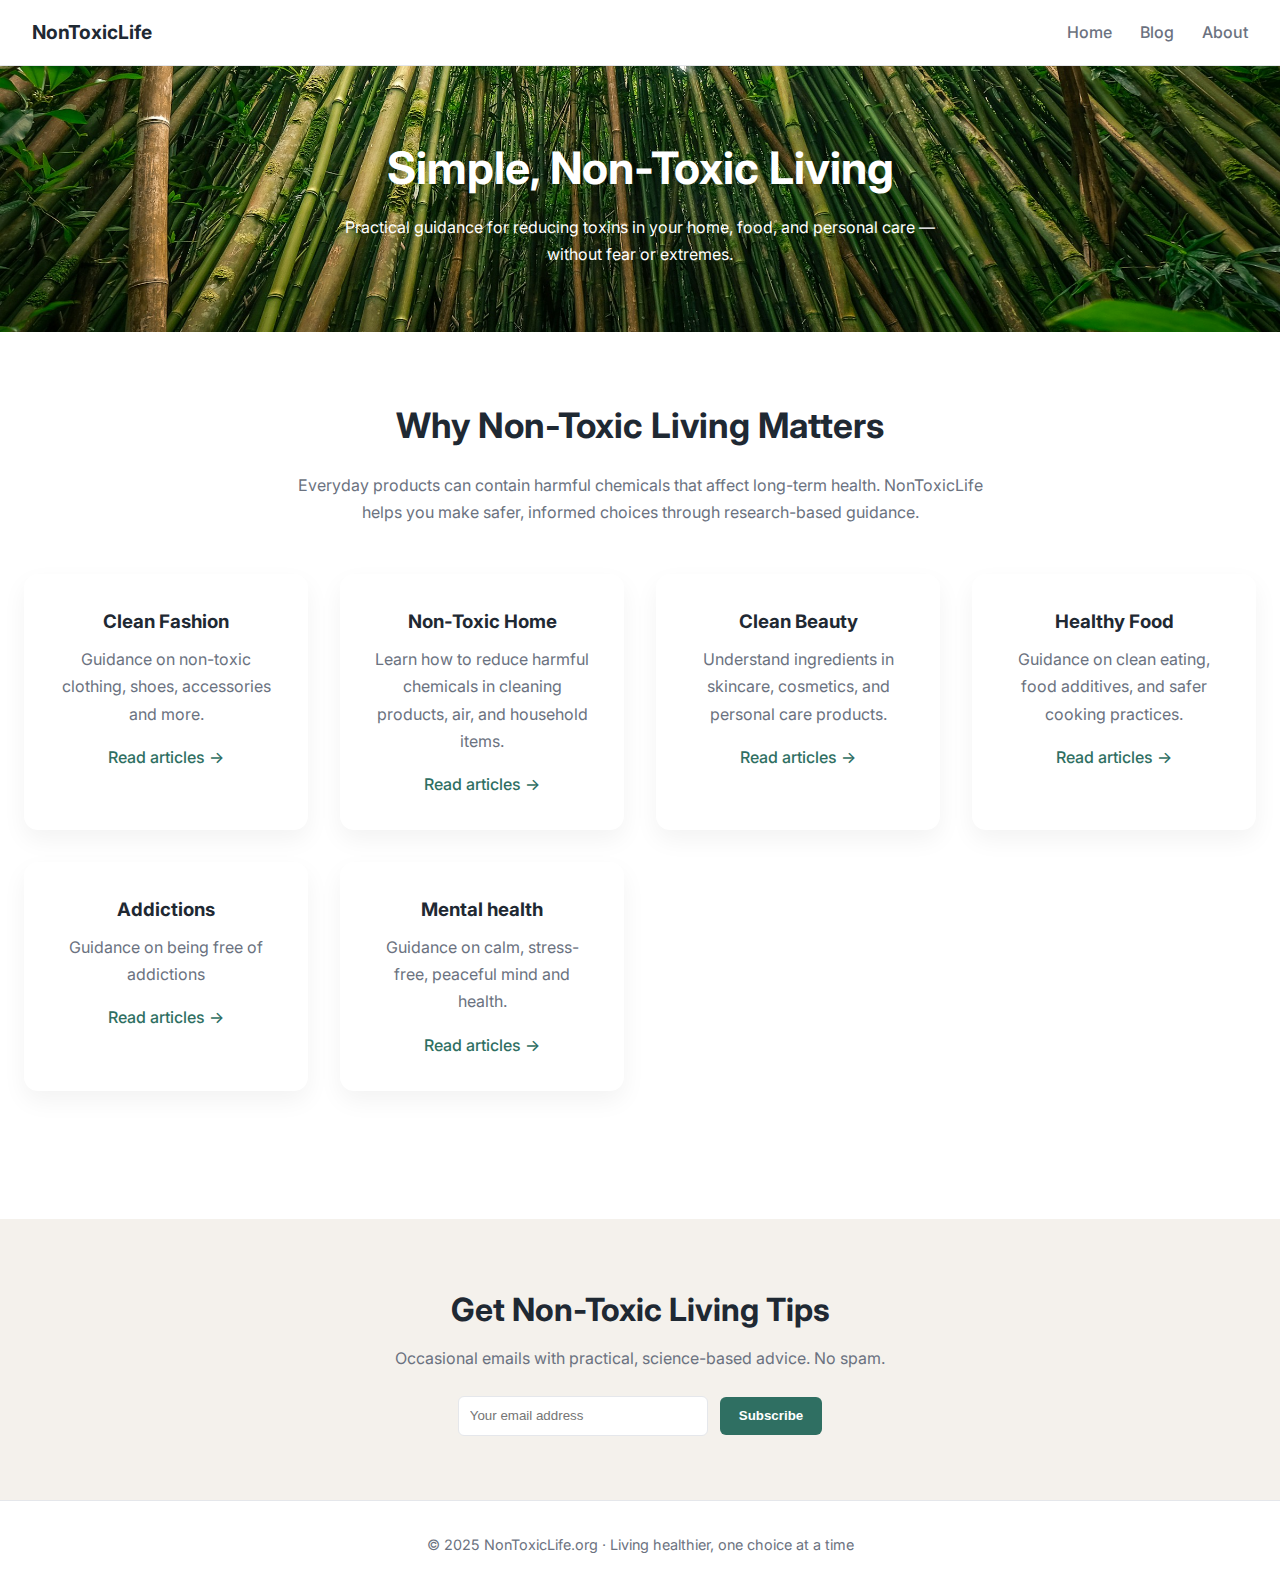
<file: index.html>
<!DOCTYPE html>
<html lang="en">
<head>
    <meta charset="UTF-8" />
    <meta name="viewport" content="width=device-width, initial-scale=1.0" />
    <title>NonToxicLife | Simple, Non-Toxic Living</title>

    <!-- SEO -->
    <meta name="description" content="NonToxicLife helps you live a healthier life with non-toxic home, beauty, and wellness tips backed by research." />

    <!-- Google Font -->
    <link href="https://fonts.googleapis.com/css2?family=Inter:wght@300;400;600;700&display=swap" rel="stylesheet">

    <style>
        :root {
          --primary: #2F6F62;
          --secondary: #9FC8B2;
          --accent: #F4F1EC;
          --text-dark: #1F2933;
          --text-muted: #6B7280;
          --border-light: #E5E7EB;
        }

        * {
          box-sizing: border-box;
          margin: 0;
          padding: 0;
        }

        body {
          font-family: 'Inter', sans-serif;
          color: var(--text-dark);
          background: #ffffff;
          line-height: 1.7;
        }

        a {
          text-decoration: none;
          color: var(--primary);
          font-weight: 500;
        }

        /* Header */
        header {
          position: sticky;
          top: 0;
          background: #fff;
          border-bottom: 1px solid var(--border-light);
          padding: 1rem 2rem;
          display: flex;
          justify-content: space-between;
          align-items: center;
          z-index: 100;
        }

        header h2 {
          font-size: 1.2rem;
          font-weight: 700;
        }

        nav a {
          margin-left: 1.5rem;
          color: var(--text-muted);
        }

        nav a:hover {
          color: var(--primary);
        }

        /* Hero */
        .hero {
          background: linear-gradient(
              rgba(255, 255, 255, 0),
              rgba(255, 255, 255, 0)
            ),
            url("images/hero.jpg") center / cover no-repeat;
          color: #fff;
          padding: 4rem 1.5rem;
          text-align: center;
        }

        .hero1 h1 {
          font-size: 3rem;
          max-width: 800px;
          margin: 0 auto 1rem;
        }

        .hero1 p {
          font-size: 1.1rem;
          max-width: 600px;
          margin: 0 auto 2rem;
        }

        .hero h1 {
          font-size: 2.8rem;
          margin-bottom: 0.5rem;
        }

        .hero p {
          max-width: 600px;
          margin: auto;
        }

        .btn-primary {
          display: inline-block;
          background: #ffffff;
          color: var(--primary);
          padding: 0.75rem 1.5rem;
          border-radius: 30px;
          font-weight: 600;
        }

        /* Sections */
        section {
          padding: 4rem 1.5rem;
          //max-width: 1100px;
          margin: auto;
        }

        .intro {
          text-align: center;
        }

        .intro h2 {
          font-size: 2.2rem;
          margin-bottom: 1rem;
        }

        .intro p {
          color: var(--text-muted);
          max-width: 700px;
          margin: auto;
        }

        /* Cards */
        .cards {
          display: grid;
          grid-template-columns: repeat(auto-fit, minmax(260px, 1fr));
          gap: 2rem;
          margin-top: 3rem;
        }

        .card {
          background: #ffffff;
          border-radius: 14px;
          padding: 2rem;
          box-shadow: 0 10px 25px rgba(0,0,0,0.05);
          transition: transform 0.3s ease;
        }

        .card:hover {
          transform: translateY(-6px);
        }

        .card h3 {
          margin-bottom: 0.5rem;
        }

        .card p {
          color: var(--text-muted);
          margin-bottom: 1rem;
        }

        /* CTA */
        .cta {
          background: var(--accent);
          text-align: center;
          padding: 4rem 1.5rem;
          margin-top: 4rem;
        }

        .cta h2 {
          font-size: 2rem;
          margin-bottom: 0.5rem;
        }

        .cta p {
          color: var(--text-muted);
          margin-bottom: 1.5rem;
        }

        .cta input {
          padding: 0.7rem;
          width: 250px;
          max-width: 80%;
          border-radius: 6px;
          border: 1px solid var(--border-light);
          margin-right: 0.5rem;
        }

        .cta button {
          padding: 0.7rem 1.2rem;
          border-radius: 6px;
          border: none;
          background: var(--primary);
          color: white;
          font-weight: 600;
          cursor: pointer;
        }

        /* Footer */
        footer {
          text-align: center;
          padding: 2rem;
          color: var(--text-muted);
          font-size: 0.9rem;
          border-top: 1px solid var(--border-light);
        }
    </style>
</head>

<body>

<header>
    <h2>NonToxicLife</h2>
    <nav>
        <a href="index.html">Home</a>
        <a href="blog.html">Blog</a>
        <a href="about.html">About</a>
    </nav>
</header>

<section class="hero">
    <h1>Simple, Non-Toxic Living</h1>
    <p>Practical guidance for reducing toxins in your home, food, and personal care — without fear or extremes.</p>
    <!--<a href="blog.html" class="btn-primary">Explore Articles</a>-->
</section>

<section class="intro">
    <h2>Why Non-Toxic Living Matters</h2>
    <p>
        Everyday products can contain harmful chemicals that affect long-term health.
        NonToxicLife helps you make safer, informed choices through research-based guidance.
    </p>

    <div class="cards">
        <div class="card">
            <h3>Clean Fashion</h3>
            <p>Guidance on non-toxic clothing, shoes, accessories and more.</p>
            <a href="fashion.html">Read articles →</a>
        </div>
        <div class="card">
            <h3>Non-Toxic Home</h3>
            <p>Learn how to reduce harmful chemicals in cleaning products, air, and household items.</p>
            <a href="blog.html">Read articles →</a>
        </div>
        <div class="card">
            <h3>Clean Beauty</h3>
            <p>Understand ingredients in skincare, cosmetics, and personal care products.</p>
            <a href="blog.html">Read articles →</a>
        </div>
        <div class="card">
            <h3>Healthy Food</h3>
            <p>Guidance on clean eating, food additives, and safer cooking practices.</p>
            <a href="blog.html">Read articles →</a>
        </div>
        <div class="card">
            <h3>Addictions</h3>
            <p>Guidance on being free of addictions</p>
            <a href="blog.html">Read articles →</a>
        </div>
        <div class="card">
            <h3>Mental health</h3>
            <p>Guidance on calm, stress-free, peaceful mind and health.</p>
            <a href="blog.html">Read articles →</a>
        </div>
    </div>
</section>

<section class="cta">
    <h2>Get Non-Toxic Living Tips</h2>
    <p>Occasional emails with practical, science-based advice. No spam.</p>
    <input type="email" placeholder="Your email address" />
    <button>Subscribe</button>
</section>

<footer>
    © 2025 NonToxicLife.org · Living healthier, one choice at a time
</footer>

</body>
</html>
</file>
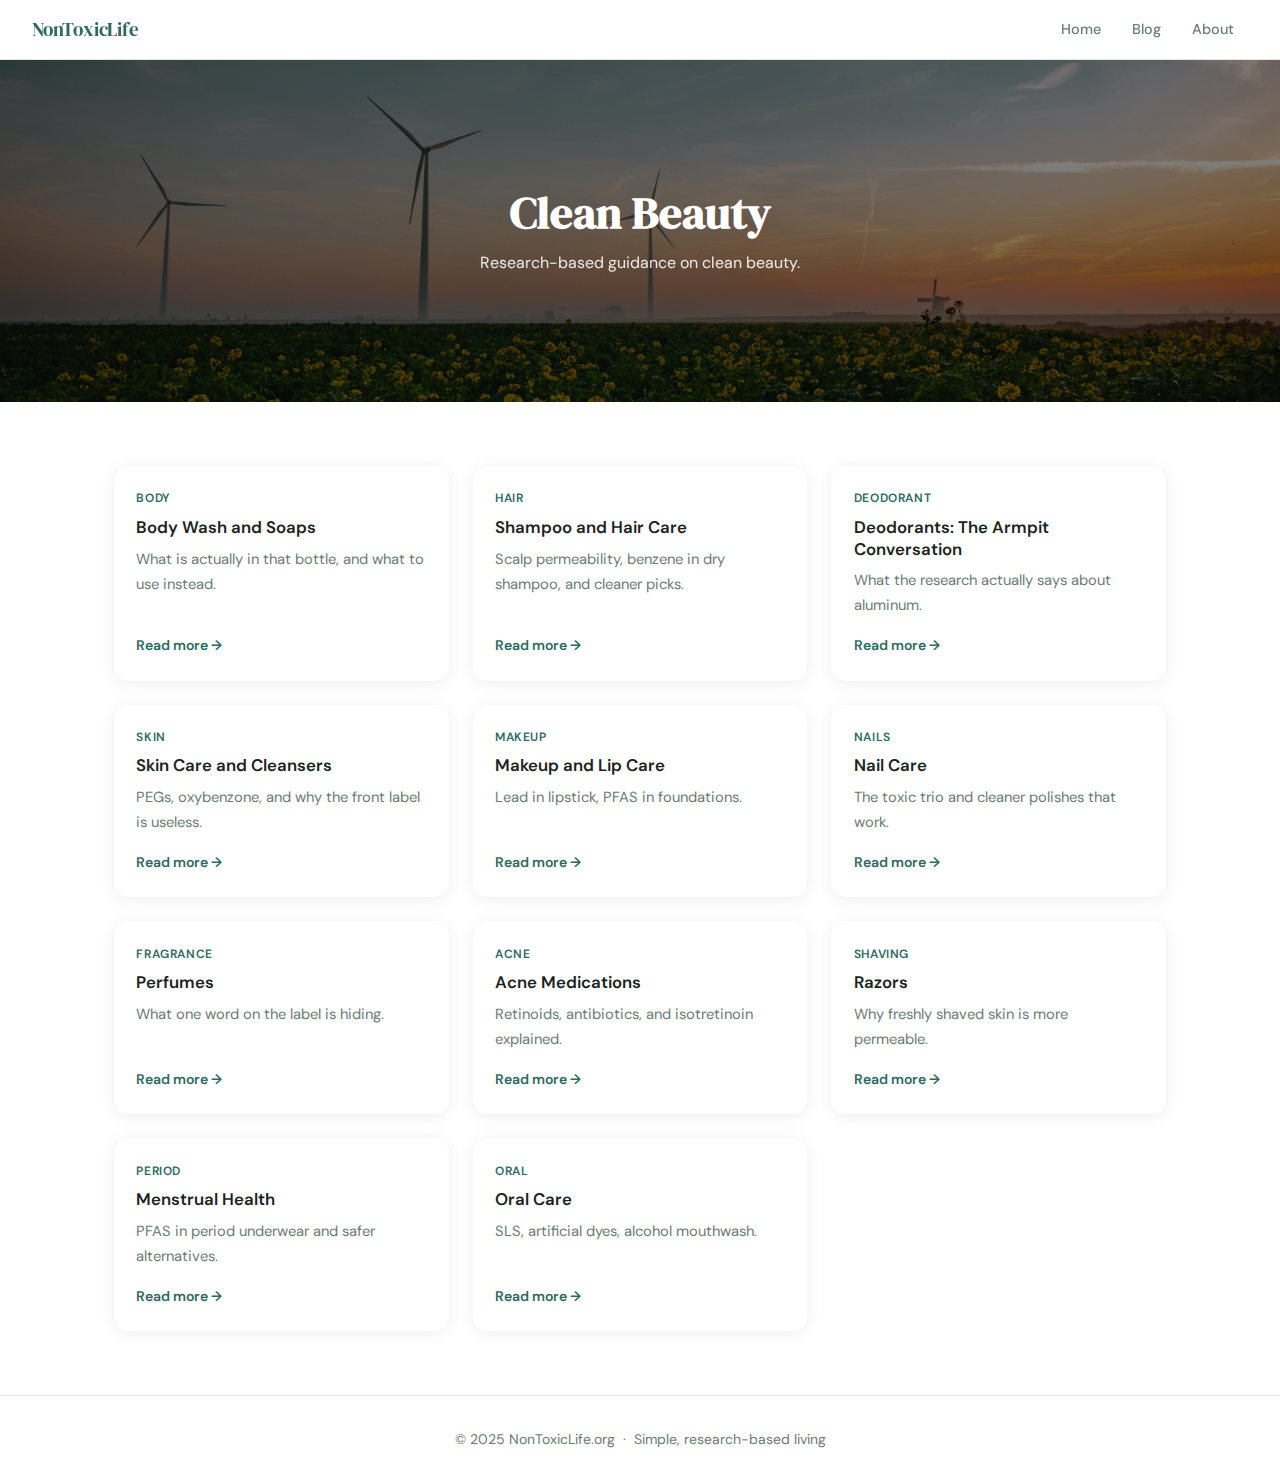
<file: beauty/index.html>
<!DOCTYPE html>
<html lang="en">
<head>
  <meta charset="UTF-8" />
  <meta name="viewport" content="width=device-width, initial-scale=1.0" />
  <title>Clean Beauty | NonToxicLife</title>
  <link rel="stylesheet" href="../style.css" />
</head>
<body>
<header>
  <a class="logo" href="../index.html">NonToxicLife</a>
  <nav>
    <a href="../index.html">Home</a>
    <a href="../blog.html">Blog</a>
    <a href="../about.html">About</a>
  </nav>
</header>
<section class="page-hero">
  <div class="hero-bg" style="background-image: url('../images/hero1.jpg');"></div>
  <div class="hero-inner"><h1>Clean Beauty</h1><p>Research-based guidance on clean beauty.</p></div>
</section>
<div class="section"><div class="card-grid"><div class="card"><div class="card-body"><span class="card-tag">Body</span><h3>Body Wash and Soaps</h3><p>What is actually in that bottle, and what to use instead.</p><a class="read-more" href="bodywash.html">Read more &rarr;</a></div></div><div class="card"><div class="card-body"><span class="card-tag">Hair</span><h3>Shampoo and Hair Care</h3><p>Scalp permeability, benzene in dry shampoo, and cleaner picks.</p><a class="read-more" href="shampoo.html">Read more &rarr;</a></div></div><div class="card"><div class="card-body"><span class="card-tag">Deodorant</span><h3>Deodorants: The Armpit Conversation</h3><p>What the research actually says about aluminum.</p><a class="read-more" href="deodorant.html">Read more &rarr;</a></div></div><div class="card"><div class="card-body"><span class="card-tag">Skin</span><h3>Skin Care and Cleansers</h3><p>PEGs, oxybenzone, and why the front label is useless.</p><a class="read-more" href="skincare.html">Read more &rarr;</a></div></div><div class="card"><div class="card-body"><span class="card-tag">Makeup</span><h3>Makeup and Lip Care</h3><p>Lead in lipstick, PFAS in foundations.</p><a class="read-more" href="makeup.html">Read more &rarr;</a></div></div><div class="card"><div class="card-body"><span class="card-tag">Nails</span><h3>Nail Care</h3><p>The toxic trio and cleaner polishes that work.</p><a class="read-more" href="nails.html">Read more &rarr;</a></div></div><div class="card"><div class="card-body"><span class="card-tag">Fragrance</span><h3>Perfumes</h3><p>What one word on the label is hiding.</p><a class="read-more" href="perfume.html">Read more &rarr;</a></div></div><div class="card"><div class="card-body"><span class="card-tag">Acne</span><h3>Acne Medications</h3><p>Retinoids, antibiotics, and isotretinoin explained.</p><a class="read-more" href="acne.html">Read more &rarr;</a></div></div><div class="card"><div class="card-body"><span class="card-tag">Shaving</span><h3>Razors</h3><p>Why freshly shaved skin is more permeable.</p><a class="read-more" href="razors.html">Read more &rarr;</a></div></div><div class="card"><div class="card-body"><span class="card-tag">Period</span><h3>Menstrual Health</h3><p>PFAS in period underwear and safer alternatives.</p><a class="read-more" href="menstrual.html">Read more &rarr;</a></div></div><div class="card"><div class="card-body"><span class="card-tag">Oral</span><h3>Oral Care</h3><p>SLS, artificial dyes, alcohol mouthwash.</p><a class="read-more" href="oralcare.html">Read more &rarr;</a></div></div></div></div>
<footer>&copy; 2025 NonToxicLife.org &nbsp;&middot;&nbsp; Simple, research-based living</footer>
</body>
</html>
</file>
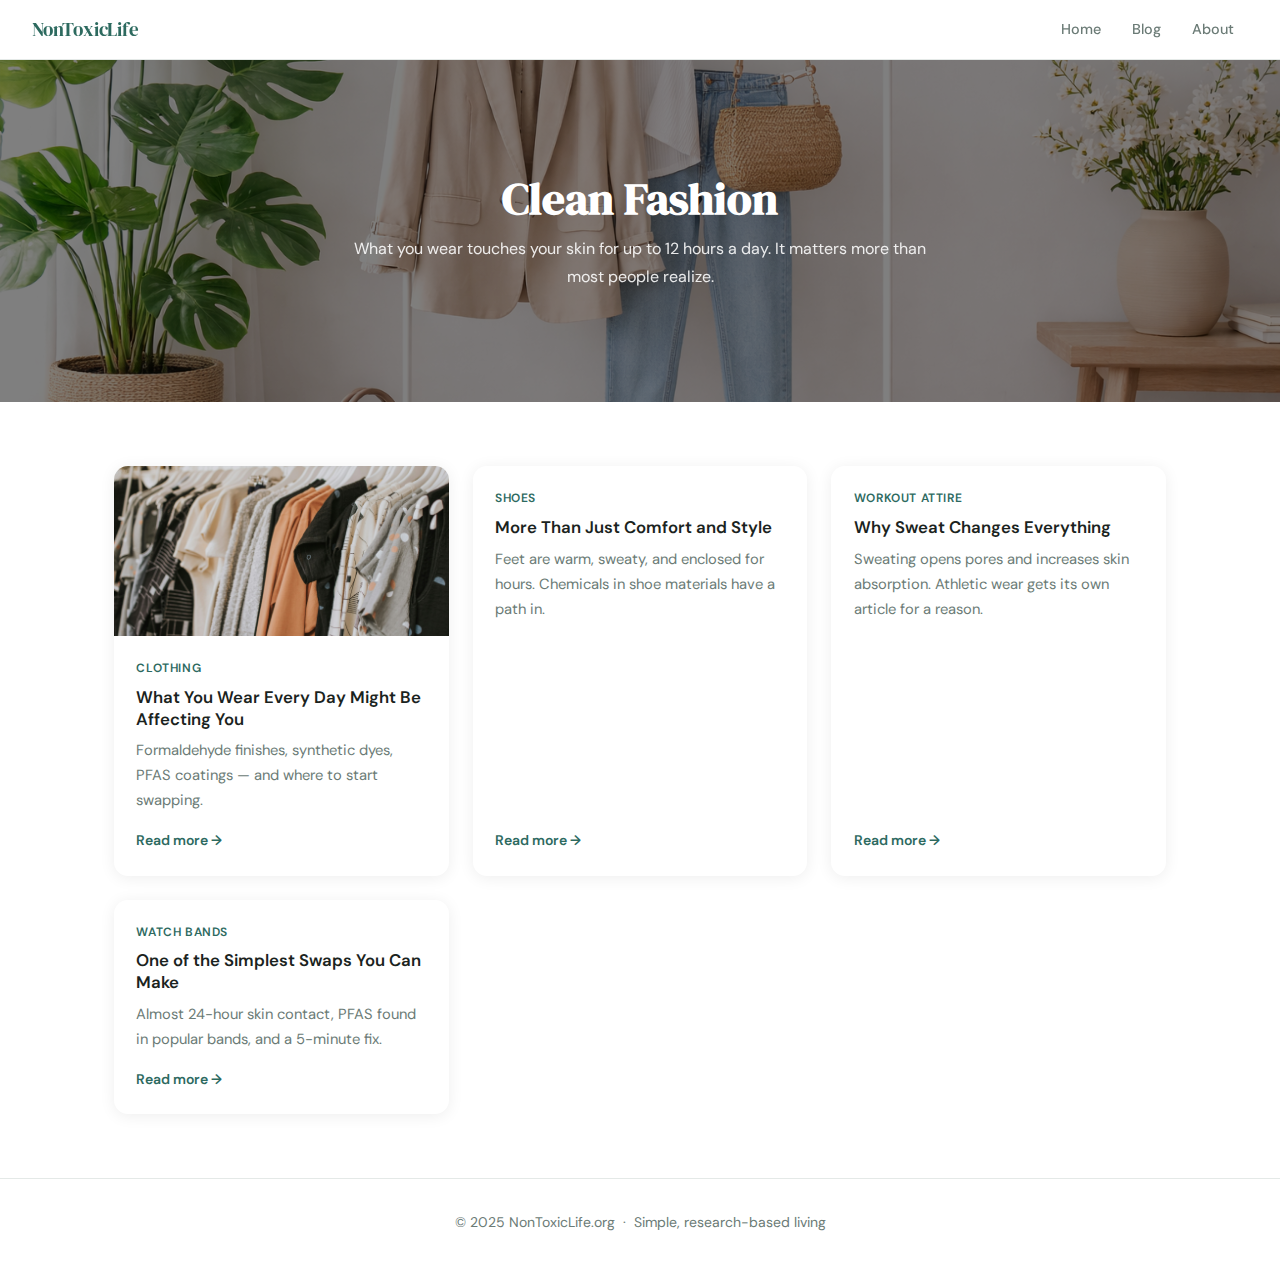
<file: fashion/index.html>
<!DOCTYPE html>
<html lang="en">
<head>
  <meta charset="UTF-8" />
  <meta name="viewport" content="width=device-width, initial-scale=1.0" />
  <title>Clean Fashion | NonToxicLife</title>
  <meta name="description" content="Non-toxic clothing, shoes, workout attire, and accessories. Research-based guidance on what you wear." />
  <link rel="stylesheet" href="../style.css" />
</head>
<body>

<header>
  <a class="logo" href="../index.html">NonToxicLife</a>
  <nav>
    <a href="../index.html">Home</a>
    <a href="../blog.html">Blog</a>
    <a href="../about.html">About</a>
  </nav>
</header>

<section class="page-hero">
  <div class="hero-bg" style="background-image: url('../images/fashion.png');"></div>
  <div class="hero-inner">
    <h1>Clean Fashion</h1>
    <p>What you wear touches your skin for up to 12 hours a day. It matters more than most people realize.</p>
  </div>
</section>

<div class="section">
  <div class="card-grid">
    <div class="card">
      <div class="card-img" style="background-image: url('../images/clothes.jfif');"></div>
      <div class="card-body">
        <span class="card-tag">Clothing</span>
        <h3>What You Wear Every Day Might Be Affecting You</h3>
        <p>Formaldehyde finishes, synthetic dyes, PFAS coatings — and where to start swapping.</p>
        <a class="read-more" href="clothes.html">Read more &rarr;</a>
      </div>
    </div>
    <div class="card">
      <div class="card-body">
        <span class="card-tag">Shoes</span>
        <h3>More Than Just Comfort and Style</h3>
        <p>Feet are warm, sweaty, and enclosed for hours. Chemicals in shoe materials have a path in.</p>
        <a class="read-more" href="shoes.html">Read more &rarr;</a>
      </div>
    </div>
    <div class="card">
      <div class="card-body">
        <span class="card-tag">Workout Attire</span>
        <h3>Why Sweat Changes Everything</h3>
        <p>Sweating opens pores and increases skin absorption. Athletic wear gets its own article for a reason.</p>
        <a class="read-more" href="workout.html">Read more &rarr;</a>
      </div>
    </div>
    <div class="card">
      <div class="card-body">
        <span class="card-tag">Watch Bands</span>
        <h3>One of the Simplest Swaps You Can Make</h3>
        <p>Almost 24-hour skin contact, PFAS found in popular bands, and a 5-minute fix.</p>
        <a class="read-more" href="watchbands.html">Read more &rarr;</a>
      </div>
    </div>
  </div>
</div>

<footer>
  &copy; 2025 NonToxicLife.org &nbsp;&middot;&nbsp; Simple, research-based living
</footer>

</body>
</html>
</file>
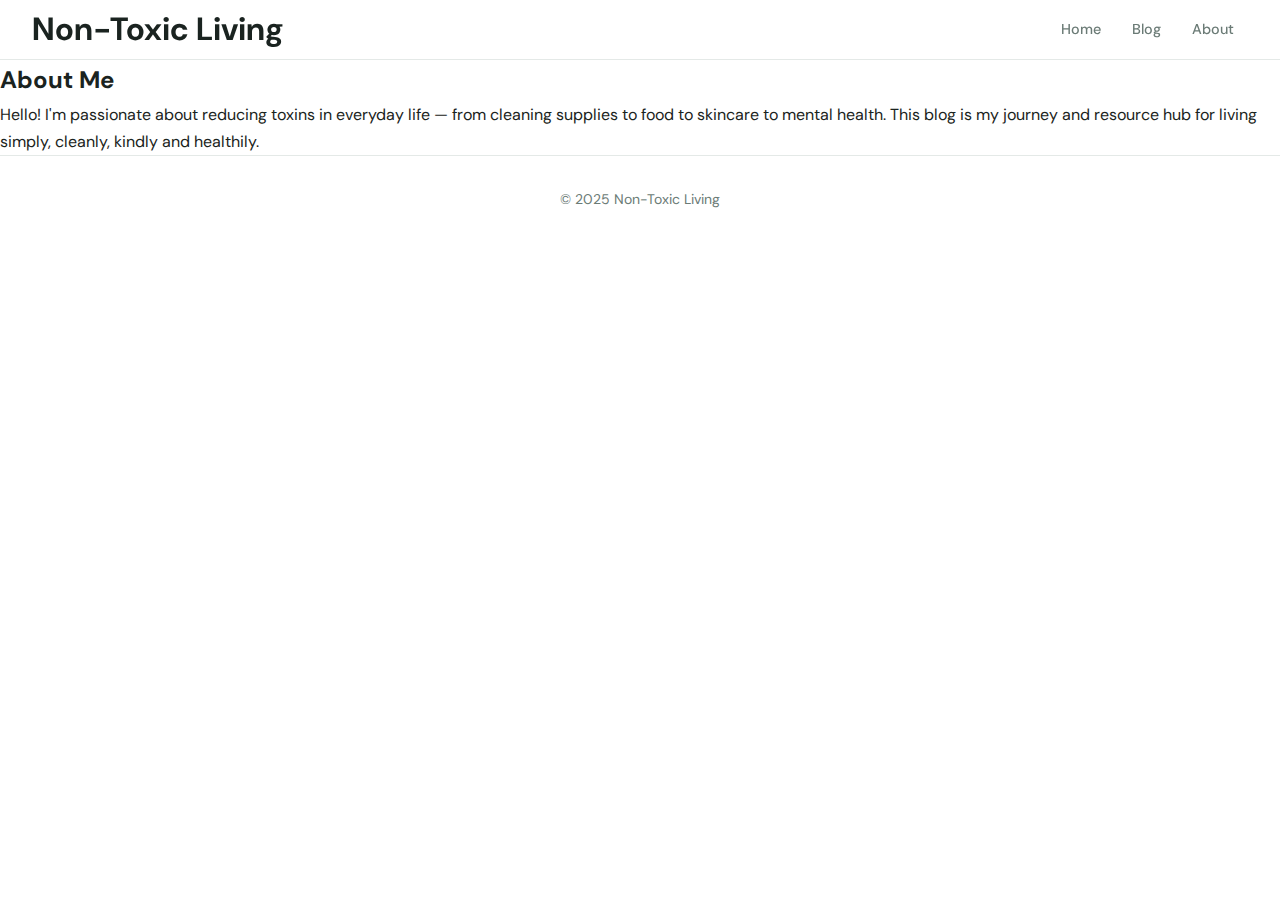
<file: about.html>
<!DOCTYPE html>
<html lang="en">
<head>
  <meta charset="UTF-8" />
  <meta name="viewport" content="width=device-width, initial-scale=1.0" />

  <title>Non-Toxic Living | Clean, Simple, Healthy Living Tips</title>
  <meta name="description" content="Discover non-toxic living tips, natural cleaning recipes, and low-tox lifestyle habits for a healthier home and family." />
  <meta name="keywords" content="non-toxic living, clean lifestyle, natural home, green cleaning, clean beauty, low-tox habits" />
  <meta name="author" content="Your Name Here" />
  <meta name="robots" content="index, follow" />

  <!-- Social Sharing -->
  <meta property="og:title" content="Non-Toxic Living | Clean, Simple, Healthy Living Tips" />
  <meta property="og:description" content="Explore simple non-toxic swaps and natural habits for a healthier lifestyle. Green cleaning, clean beauty, and more." />
  <meta property="og:type" content="website" />
  <meta property="og:url" content="https://nontoxicliving.com" />
  <meta property="og:image" content="https://nontoxicliving.com/images/preview.jpg" />

  <!-- Twitter Card -->
  <meta name="twitter:card" content="summary_large_image" />
  <meta name="twitter:title" content="Non-Toxic Living | Clean, Simple, Healthy Living Tips" />
  <meta name="twitter:description" content="Simple non-toxic lifestyle tips for a healthier, happier home." />
  <meta name="twitter:image" content="https://nontoxicliving.com/images/preview.jpg" />

  <link rel="stylesheet" href="style.css" />
</head>
<body>
  <header>
    <h1>Non-Toxic Living</h1>
    <nav>
      <a href="index.html">Home</a>
      <a href="blog.html">Blog</a>
      <a href="about.html">About</a>
    </nav>
  </header>

  <main>
    <h2>About Me</h2>
    <p>Hello! I'm passionate about reducing toxins in everyday life — from cleaning supplies to food to skincare to mental health. This blog is my journey and resource hub for living simply, cleanly, kindly and healthily.</p>
  </main>

  <footer>
    <p>&copy; 2025 Non-Toxic Living</p>
  </footer>
</body>
</html>
</file>
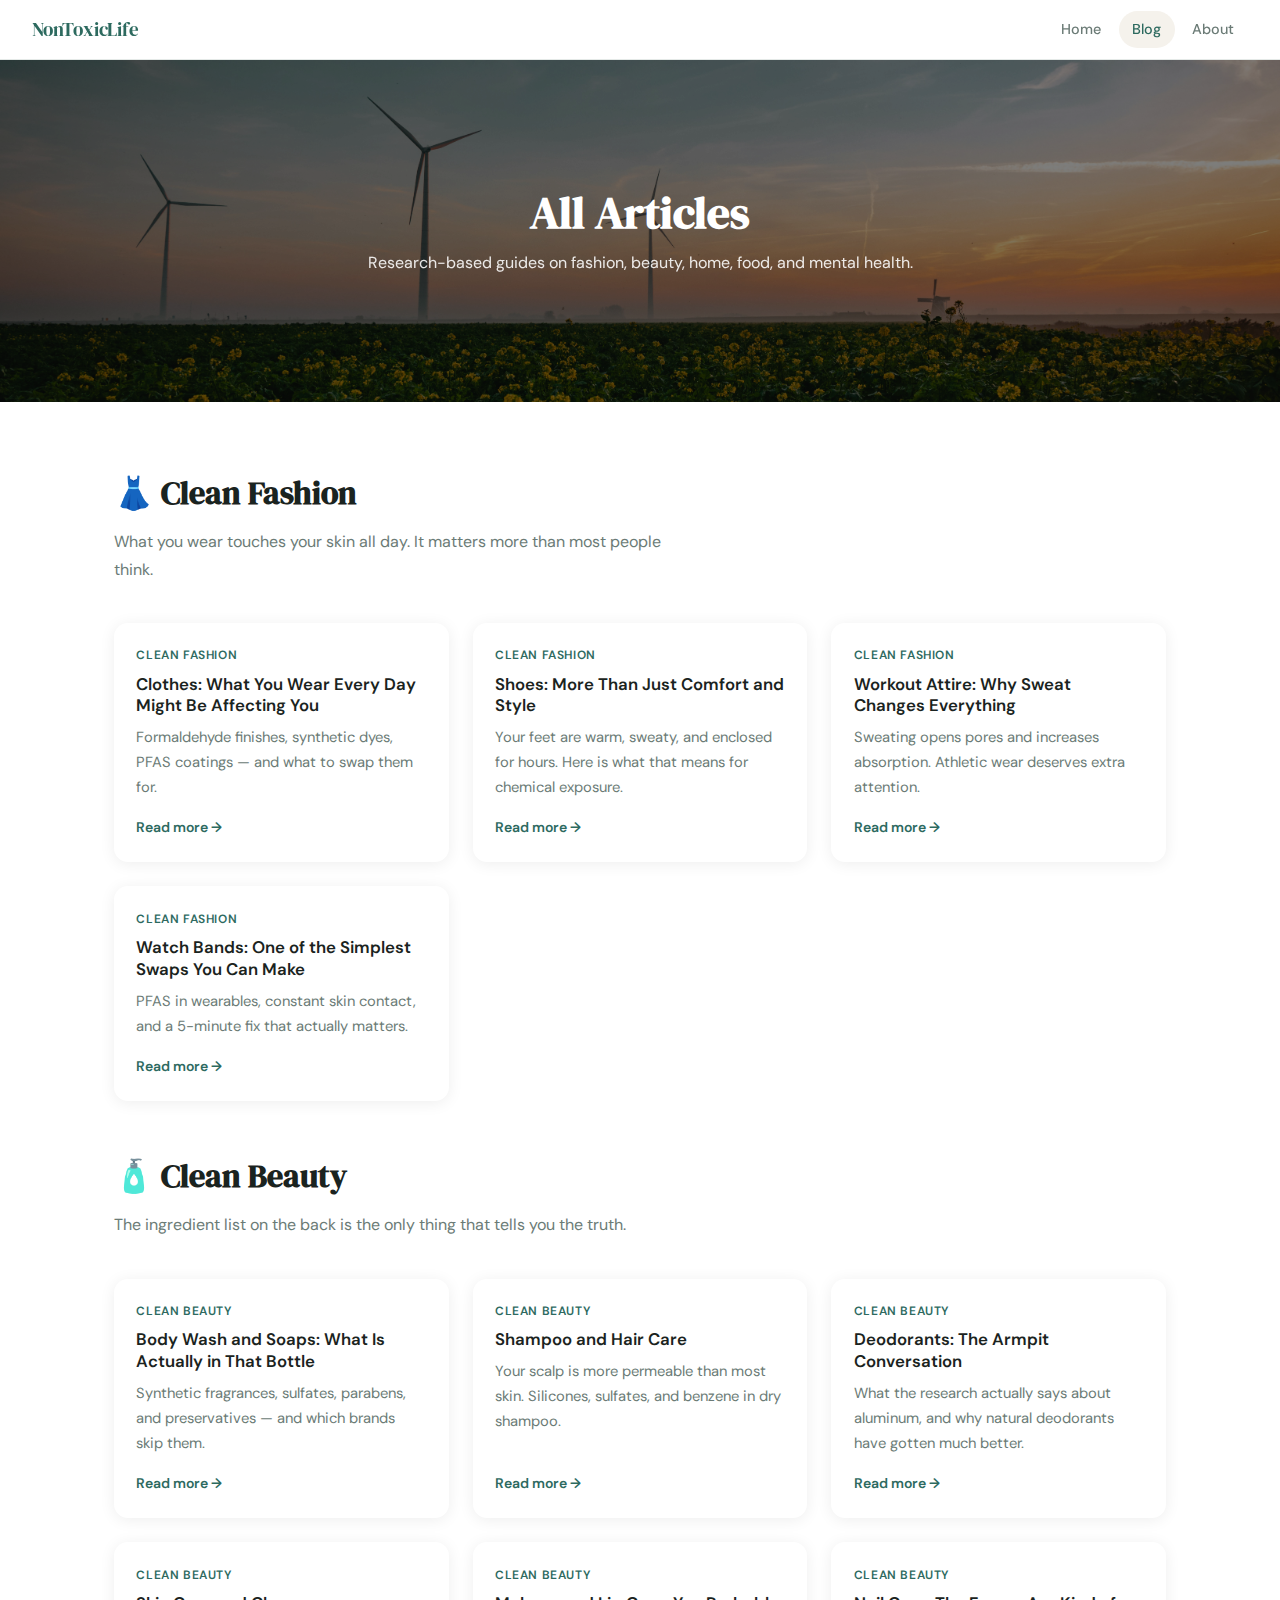
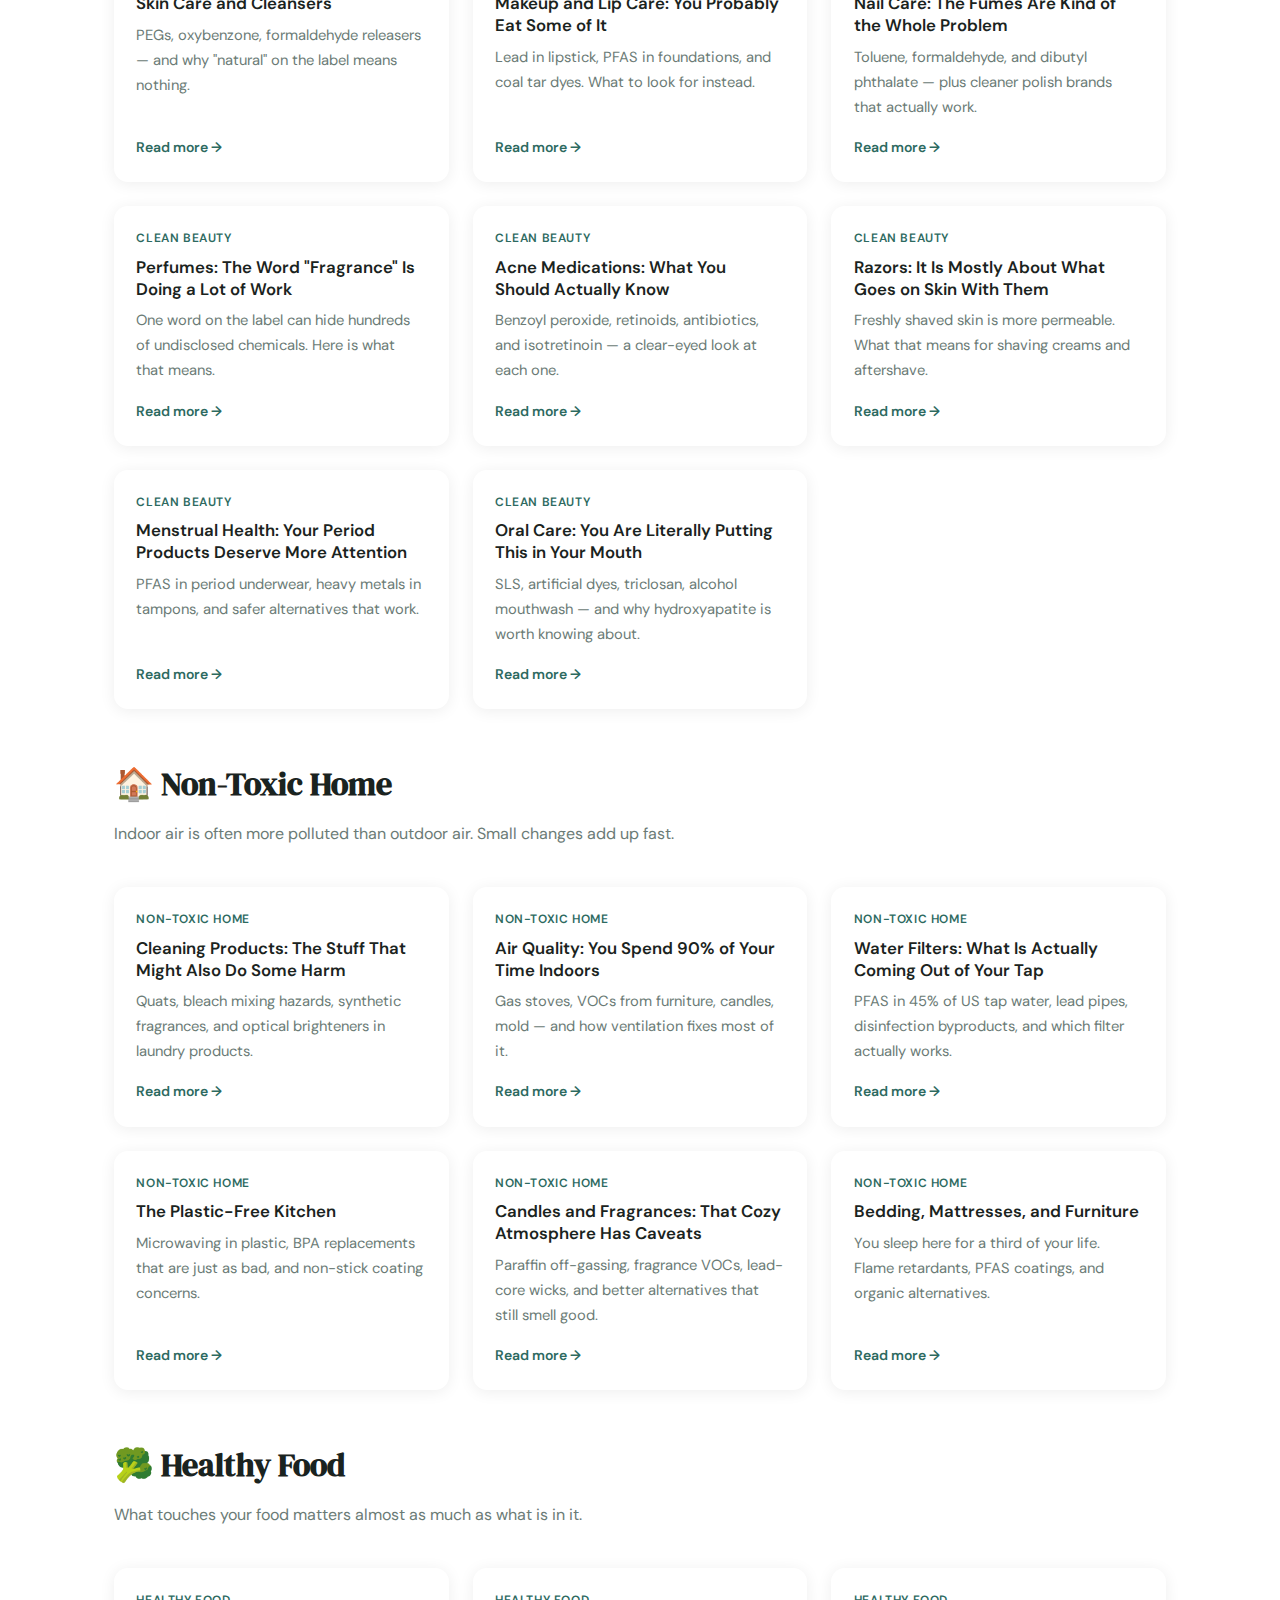
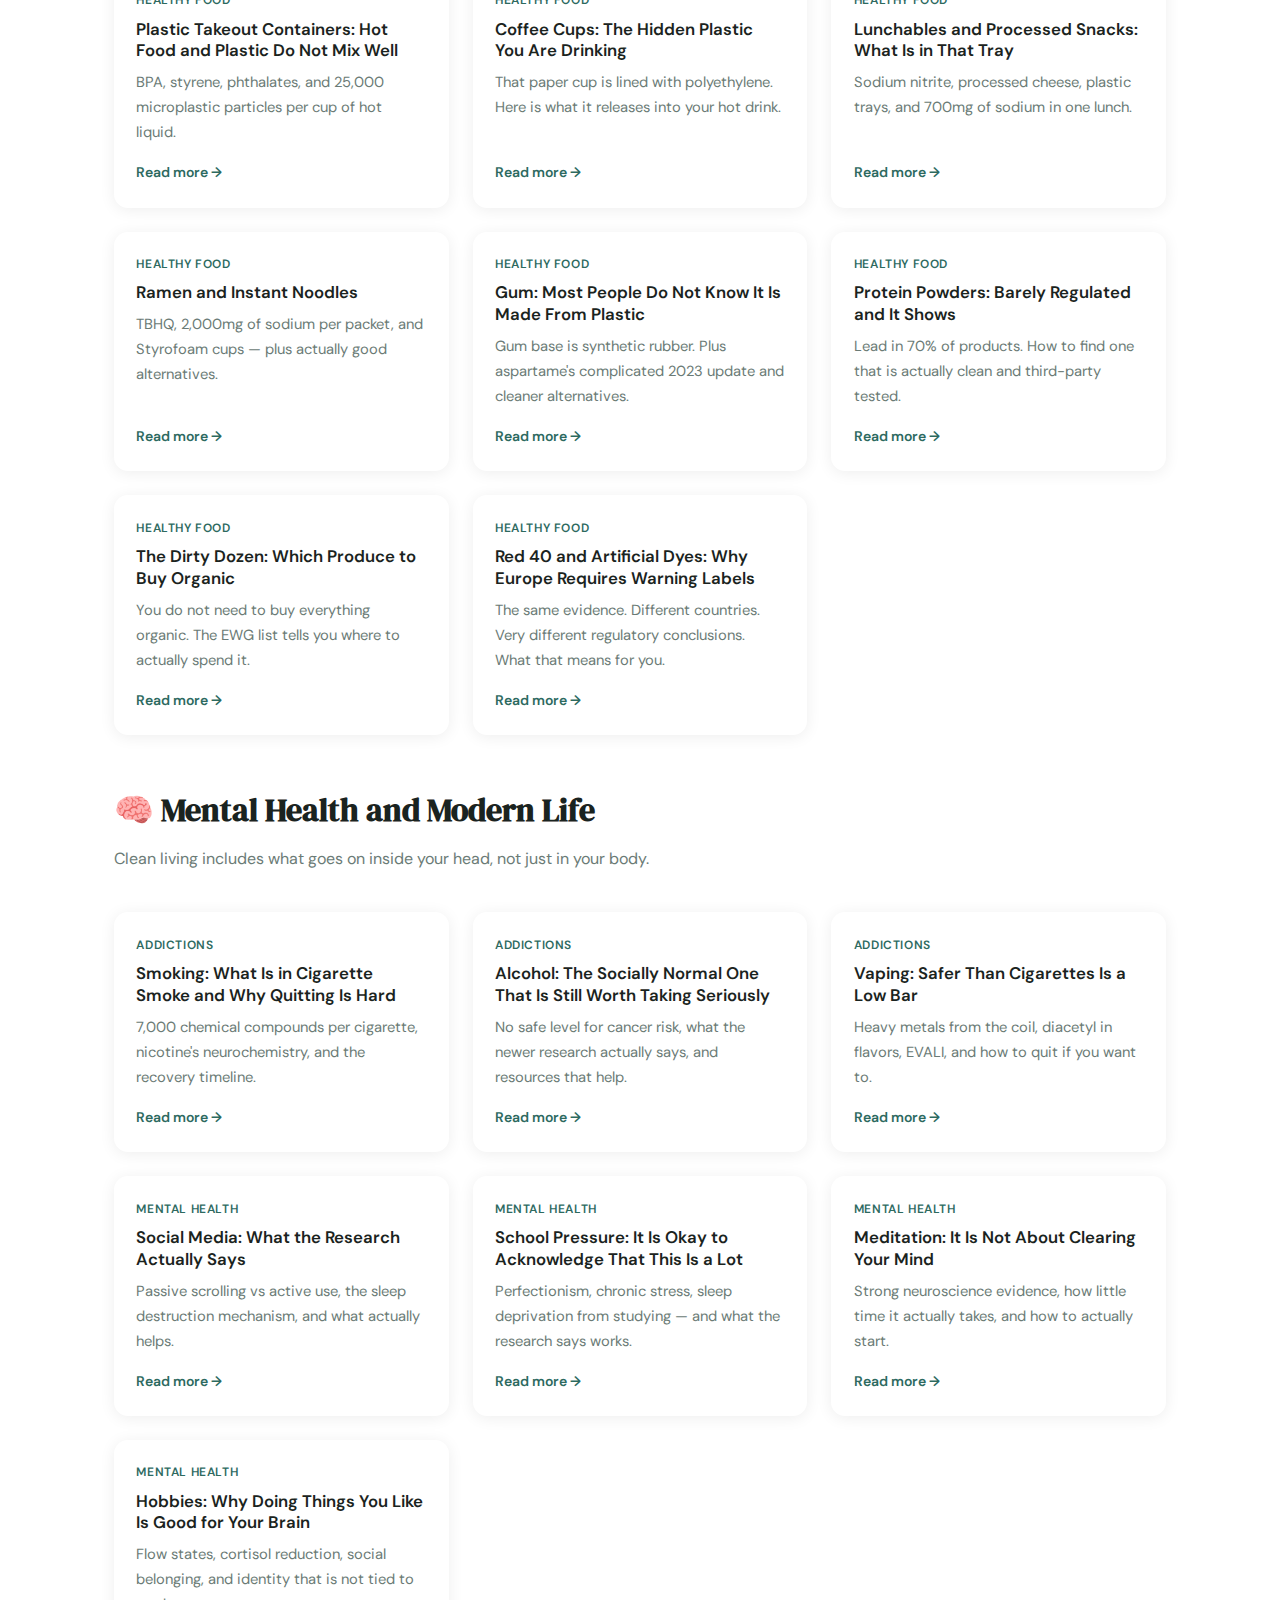
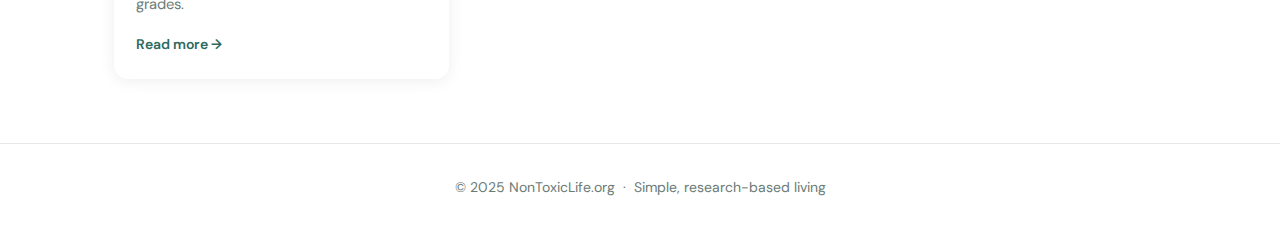
<file: blog.html>
<!DOCTYPE html>
<html lang="en">
<head>
  <meta charset="UTF-8" />
  <meta name="viewport" content="width=device-width, initial-scale=1.0" />
  <title>Blog | NonToxicLife</title>
  <meta name="description" content="All articles on non-toxic living, clean beauty, healthy food, fashion, home, and mental health." />
  <link rel="stylesheet" href="style.css" />
</head>
<body>

<header>
  <a class="logo" href="index.html">NonToxicLife</a>
  <nav>
    <a href="index.html">Home</a>
    <a href="blog.html" class="active">Blog</a>
    <a href="about.html">About</a>
  </nav>
</header>

<section class="page-hero">
  <div class="hero-bg" style="background-image: url('images/hero1.jpg');"></div>
  <div class="hero-inner">
    <h1>All Articles</h1>
    <p>Research-based guides on fashion, beauty, home, food, and mental health.</p>
  </div>
</section>

<div class="section">

  <!-- Clean Fashion -->
  <h2 class="section-title">👗 Clean Fashion</h2>
  <p class="section-sub">What you wear touches your skin all day. It matters more than most people think.</p>
  <div class="card-grid" style="margin-bottom: 3rem;">
    <div class="card">
      <div class="card-body">
        <span class="card-tag">Clean Fashion</span>
        <h3>Clothes: What You Wear Every Day Might Be Affecting You</h3>
        <p>Formaldehyde finishes, synthetic dyes, PFAS coatings — and what to swap them for.</p>
        <a class="read-more" href="fashion/clothes.html">Read more &rarr;</a>
      </div>
    </div>
    <div class="card">
      <div class="card-body">
        <span class="card-tag">Clean Fashion</span>
        <h3>Shoes: More Than Just Comfort and Style</h3>
        <p>Your feet are warm, sweaty, and enclosed for hours. Here is what that means for chemical exposure.</p>
        <a class="read-more" href="fashion/shoes.html">Read more &rarr;</a>
      </div>
    </div>
    <div class="card">
      <div class="card-body">
        <span class="card-tag">Clean Fashion</span>
        <h3>Workout Attire: Why Sweat Changes Everything</h3>
        <p>Sweating opens pores and increases absorption. Athletic wear deserves extra attention.</p>
        <a class="read-more" href="fashion/workout.html">Read more &rarr;</a>
      </div>
    </div>
    <div class="card">
      <div class="card-body">
        <span class="card-tag">Clean Fashion</span>
        <h3>Watch Bands: One of the Simplest Swaps You Can Make</h3>
        <p>PFAS in wearables, constant skin contact, and a 5-minute fix that actually matters.</p>
        <a class="read-more" href="fashion/watchbands.html">Read more &rarr;</a>
      </div>
    </div>
  </div>

  <!-- Clean Beauty -->
  <h2 class="section-title">🧴 Clean Beauty</h2>
  <p class="section-sub">The ingredient list on the back is the only thing that tells you the truth.</p>
  <div class="card-grid" style="margin-bottom: 3rem;">
    <div class="card">
      <div class="card-body">
        <span class="card-tag">Clean Beauty</span>
        <h3>Body Wash and Soaps: What Is Actually in That Bottle</h3>
        <p>Synthetic fragrances, sulfates, parabens, and preservatives — and which brands skip them.</p>
        <a class="read-more" href="beauty/bodywash.html">Read more &rarr;</a>
      </div>
    </div>
    <div class="card">
      <div class="card-body">
        <span class="card-tag">Clean Beauty</span>
        <h3>Shampoo and Hair Care</h3>
        <p>Your scalp is more permeable than most skin. Silicones, sulfates, and benzene in dry shampoo.</p>
        <a class="read-more" href="beauty/shampoo.html">Read more &rarr;</a>
      </div>
    </div>
    <div class="card">
      <div class="card-body">
        <span class="card-tag">Clean Beauty</span>
        <h3>Deodorants: The Armpit Conversation</h3>
        <p>What the research actually says about aluminum, and why natural deodorants have gotten much better.</p>
        <a class="read-more" href="beauty/deodorant.html">Read more &rarr;</a>
      </div>
    </div>
    <div class="card">
      <div class="card-body">
        <span class="card-tag">Clean Beauty</span>
        <h3>Skin Care and Cleansers</h3>
        <p>PEGs, oxybenzone, formaldehyde releasers — and why "natural" on the label means nothing.</p>
        <a class="read-more" href="beauty/skincare.html">Read more &rarr;</a>
      </div>
    </div>
    <div class="card">
      <div class="card-body">
        <span class="card-tag">Clean Beauty</span>
        <h3>Makeup and Lip Care: You Probably Eat Some of It</h3>
        <p>Lead in lipstick, PFAS in foundations, and coal tar dyes. What to look for instead.</p>
        <a class="read-more" href="beauty/makeup.html">Read more &rarr;</a>
      </div>
    </div>
    <div class="card">
      <div class="card-body">
        <span class="card-tag">Clean Beauty</span>
        <h3>Nail Care: The Fumes Are Kind of the Whole Problem</h3>
        <p>Toluene, formaldehyde, and dibutyl phthalate — plus cleaner polish brands that actually work.</p>
        <a class="read-more" href="beauty/nails.html">Read more &rarr;</a>
      </div>
    </div>
    <div class="card">
      <div class="card-body">
        <span class="card-tag">Clean Beauty</span>
        <h3>Perfumes: The Word "Fragrance" Is Doing a Lot of Work</h3>
        <p>One word on the label can hide hundreds of undisclosed chemicals. Here is what that means.</p>
        <a class="read-more" href="beauty/perfume.html">Read more &rarr;</a>
      </div>
    </div>
    <div class="card">
      <div class="card-body">
        <span class="card-tag">Clean Beauty</span>
        <h3>Acne Medications: What You Should Actually Know</h3>
        <p>Benzoyl peroxide, retinoids, antibiotics, and isotretinoin — a clear-eyed look at each one.</p>
        <a class="read-more" href="beauty/acne.html">Read more &rarr;</a>
      </div>
    </div>
    <div class="card">
      <div class="card-body">
        <span class="card-tag">Clean Beauty</span>
        <h3>Razors: It Is Mostly About What Goes on Skin With Them</h3>
        <p>Freshly shaved skin is more permeable. What that means for shaving creams and aftershave.</p>
        <a class="read-more" href="beauty/razors.html">Read more &rarr;</a>
      </div>
    </div>
    <div class="card">
      <div class="card-body">
        <span class="card-tag">Clean Beauty</span>
        <h3>Menstrual Health: Your Period Products Deserve More Attention</h3>
        <p>PFAS in period underwear, heavy metals in tampons, and safer alternatives that work.</p>
        <a class="read-more" href="beauty/menstrual.html">Read more &rarr;</a>
      </div>
    </div>
    <div class="card">
      <div class="card-body">
        <span class="card-tag">Clean Beauty</span>
        <h3>Oral Care: You Are Literally Putting This in Your Mouth</h3>
        <p>SLS, artificial dyes, triclosan, alcohol mouthwash — and why hydroxyapatite is worth knowing about.</p>
        <a class="read-more" href="beauty/oralcare.html">Read more &rarr;</a>
      </div>
    </div>
  </div>

  <!-- Non-Toxic Home -->
  <h2 class="section-title">🏠 Non-Toxic Home</h2>
  <p class="section-sub">Indoor air is often more polluted than outdoor air. Small changes add up fast.</p>
  <div class="card-grid" style="margin-bottom: 3rem;">
    <div class="card">
      <div class="card-body">
        <span class="card-tag">Non-Toxic Home</span>
        <h3>Cleaning Products: The Stuff That Might Also Do Some Harm</h3>
        <p>Quats, bleach mixing hazards, synthetic fragrances, and optical brighteners in laundry products.</p>
        <a class="read-more" href="home/cleaning.html">Read more &rarr;</a>
      </div>
    </div>
    <div class="card">
      <div class="card-body">
        <span class="card-tag">Non-Toxic Home</span>
        <h3>Air Quality: You Spend 90% of Your Time Indoors</h3>
        <p>Gas stoves, VOCs from furniture, candles, mold — and how ventilation fixes most of it.</p>
        <a class="read-more" href="home/airquality.html">Read more &rarr;</a>
      </div>
    </div>
    <div class="card">
      <div class="card-body">
        <span class="card-tag">Non-Toxic Home</span>
        <h3>Water Filters: What Is Actually Coming Out of Your Tap</h3>
        <p>PFAS in 45% of US tap water, lead pipes, disinfection byproducts, and which filter actually works.</p>
        <a class="read-more" href="home/water.html">Read more &rarr;</a>
      </div>
    </div>
    <div class="card">
      <div class="card-body">
        <span class="card-tag">Non-Toxic Home</span>
        <h3>The Plastic-Free Kitchen</h3>
        <p>Microwaving in plastic, BPA replacements that are just as bad, and non-stick coating concerns.</p>
        <a class="read-more" href="home/kitchen.html">Read more &rarr;</a>
      </div>
    </div>
    <div class="card">
      <div class="card-body">
        <span class="card-tag">Non-Toxic Home</span>
        <h3>Candles and Fragrances: That Cozy Atmosphere Has Caveats</h3>
        <p>Paraffin off-gassing, fragrance VOCs, lead-core wicks, and better alternatives that still smell good.</p>
        <a class="read-more" href="home/candles.html">Read more &rarr;</a>
      </div>
    </div>
    <div class="card">
      <div class="card-body">
        <span class="card-tag">Non-Toxic Home</span>
        <h3>Bedding, Mattresses, and Furniture</h3>
        <p>You sleep here for a third of your life. Flame retardants, PFAS coatings, and organic alternatives.</p>
        <a class="read-more" href="home/bedding.html">Read more &rarr;</a>
      </div>
    </div>
  </div>

  <!-- Healthy Food -->
  <h2 class="section-title">🥦 Healthy Food</h2>
  <p class="section-sub">What touches your food matters almost as much as what is in it.</p>
  <div class="card-grid" style="margin-bottom: 3rem;">
    <div class="card">
      <div class="card-body">
        <span class="card-tag">Healthy Food</span>
        <h3>Plastic Takeout Containers: Hot Food and Plastic Do Not Mix Well</h3>
        <p>BPA, styrene, phthalates, and 25,000 microplastic particles per cup of hot liquid.</p>
        <a class="read-more" href="food/takeout.html">Read more &rarr;</a>
      </div>
    </div>
    <div class="card">
      <div class="card-body">
        <span class="card-tag">Healthy Food</span>
        <h3>Coffee Cups: The Hidden Plastic You Are Drinking</h3>
        <p>That paper cup is lined with polyethylene. Here is what it releases into your hot drink.</p>
        <a class="read-more" href="food/coffeecups.html">Read more &rarr;</a>
      </div>
    </div>
    <div class="card">
      <div class="card-body">
        <span class="card-tag">Healthy Food</span>
        <h3>Lunchables and Processed Snacks: What Is in That Tray</h3>
        <p>Sodium nitrite, processed cheese, plastic trays, and 700mg of sodium in one lunch.</p>
        <a class="read-more" href="food/lunchables.html">Read more &rarr;</a>
      </div>
    </div>
    <div class="card">
      <div class="card-body">
        <span class="card-tag">Healthy Food</span>
        <h3>Ramen and Instant Noodles</h3>
        <p>TBHQ, 2,000mg of sodium per packet, and Styrofoam cups — plus actually good alternatives.</p>
        <a class="read-more" href="food/ramen.html">Read more &rarr;</a>
      </div>
    </div>
    <div class="card">
      <div class="card-body">
        <span class="card-tag">Healthy Food</span>
        <h3>Gum: Most People Do Not Know It Is Made From Plastic</h3>
        <p>Gum base is synthetic rubber. Plus aspartame's complicated 2023 update and cleaner alternatives.</p>
        <a class="read-more" href="food/gum.html">Read more &rarr;</a>
      </div>
    </div>
    <div class="card">
      <div class="card-body">
        <span class="card-tag">Healthy Food</span>
        <h3>Protein Powders: Barely Regulated and It Shows</h3>
        <p>Lead in 70% of products. How to find one that is actually clean and third-party tested.</p>
        <a class="read-more" href="food/protein.html">Read more &rarr;</a>
      </div>
    </div>
    <div class="card">
      <div class="card-body">
        <span class="card-tag">Healthy Food</span>
        <h3>The Dirty Dozen: Which Produce to Buy Organic</h3>
        <p>You do not need to buy everything organic. The EWG list tells you where to actually spend it.</p>
        <a class="read-more" href="food/dirtydozen.html">Read more &rarr;</a>
      </div>
    </div>
    <div class="card">
      <div class="card-body">
        <span class="card-tag">Healthy Food</span>
        <h3>Red 40 and Artificial Dyes: Why Europe Requires Warning Labels</h3>
        <p>The same evidence. Different countries. Very different regulatory conclusions. What that means for you.</p>
        <a class="read-more" href="food/fooddyes.html">Read more &rarr;</a>
      </div>
    </div>
  </div>

  <!-- Mental Health -->
  <h2 class="section-title">🧠 Mental Health and Modern Life</h2>
  <p class="section-sub">Clean living includes what goes on inside your head, not just in your body.</p>
  <div class="card-grid">
    <div class="card">
      <div class="card-body">
        <span class="card-tag">Addictions</span>
        <h3>Smoking: What Is in Cigarette Smoke and Why Quitting Is Hard</h3>
        <p>7,000 chemical compounds per cigarette, nicotine's neurochemistry, and the recovery timeline.</p>
        <a class="read-more" href="mental/smoking.html">Read more &rarr;</a>
      </div>
    </div>
    <div class="card">
      <div class="card-body">
        <span class="card-tag">Addictions</span>
        <h3>Alcohol: The Socially Normal One That Is Still Worth Taking Seriously</h3>
        <p>No safe level for cancer risk, what the newer research actually says, and resources that help.</p>
        <a class="read-more" href="mental/alcohol.html">Read more &rarr;</a>
      </div>
    </div>
    <div class="card">
      <div class="card-body">
        <span class="card-tag">Addictions</span>
        <h3>Vaping: Safer Than Cigarettes Is a Low Bar</h3>
        <p>Heavy metals from the coil, diacetyl in flavors, EVALI, and how to quit if you want to.</p>
        <a class="read-more" href="mental/vaping.html">Read more &rarr;</a>
      </div>
    </div>
    <div class="card">
      <div class="card-body">
        <span class="card-tag">Mental Health</span>
        <h3>Social Media: What the Research Actually Says</h3>
        <p>Passive scrolling vs active use, the sleep destruction mechanism, and what actually helps.</p>
        <a class="read-more" href="mental/socialmedia.html">Read more &rarr;</a>
      </div>
    </div>
    <div class="card">
      <div class="card-body">
        <span class="card-tag">Mental Health</span>
        <h3>School Pressure: It Is Okay to Acknowledge That This Is a Lot</h3>
        <p>Perfectionism, chronic stress, sleep deprivation from studying — and what the research says works.</p>
        <a class="read-more" href="mental/schoolpressure.html">Read more &rarr;</a>
      </div>
    </div>
    <div class="card">
      <div class="card-body">
        <span class="card-tag">Mental Health</span>
        <h3>Meditation: It Is Not About Clearing Your Mind</h3>
        <p>Strong neuroscience evidence, how little time it actually takes, and how to actually start.</p>
        <a class="read-more" href="mental/meditation.html">Read more &rarr;</a>
      </div>
    </div>
    <div class="card">
      <div class="card-body">
        <span class="card-tag">Mental Health</span>
        <h3>Hobbies: Why Doing Things You Like Is Good for Your Brain</h3>
        <p>Flow states, cortisol reduction, social belonging, and identity that is not tied to grades.</p>
        <a class="read-more" href="mental/hobbies.html">Read more &rarr;</a>
      </div>
    </div>
  </div>

</div>

<footer>
  &copy; 2025 NonToxicLife.org &nbsp;&middot;&nbsp; Simple, research-based living
</footer>

</body>
</html>
</file>
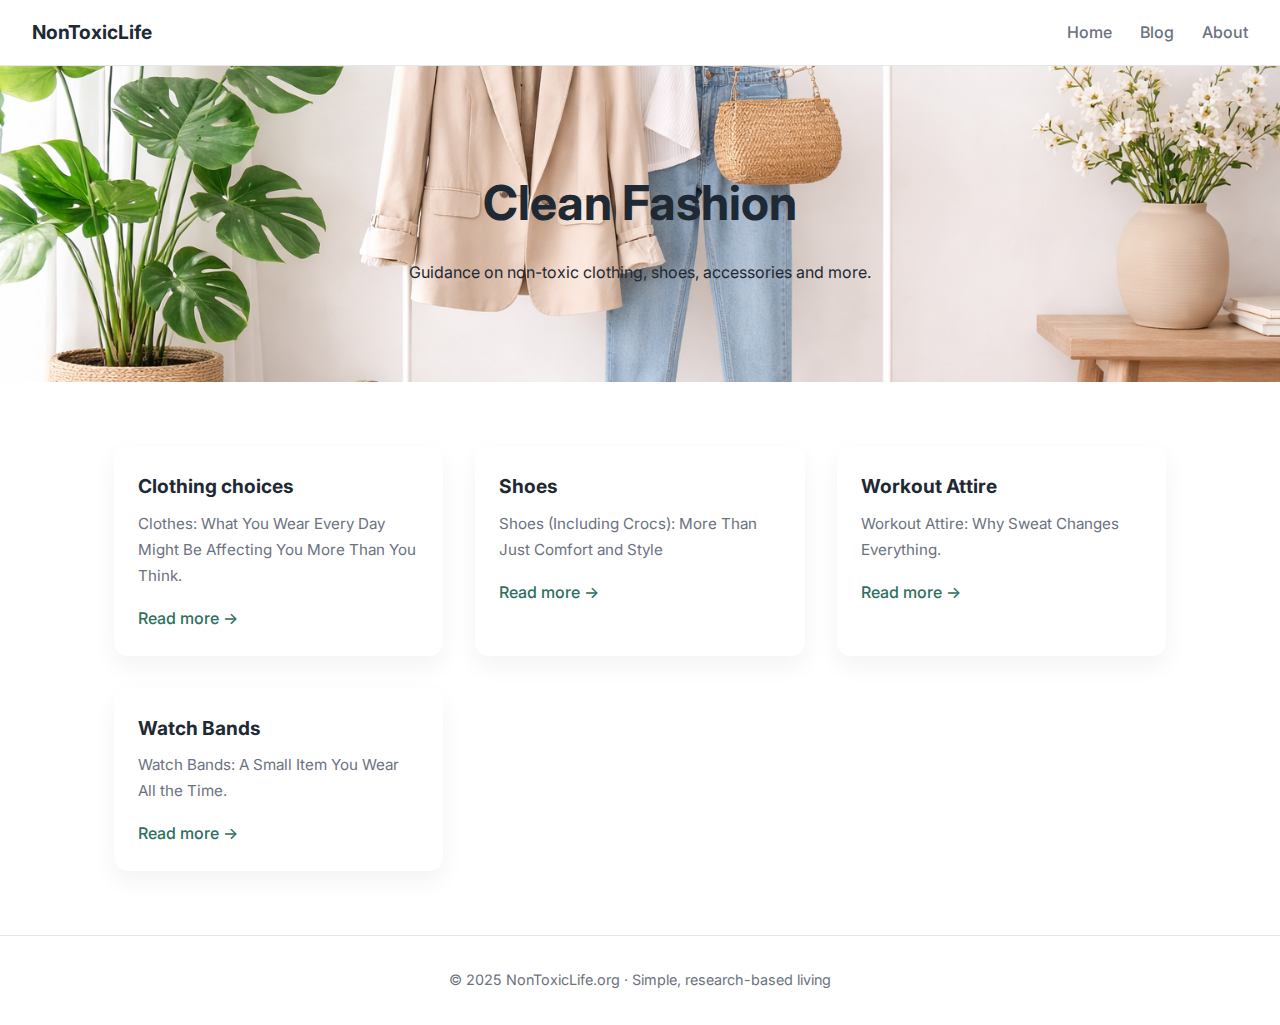
<file: fashion.html>
<!DOCTYPE html>
<html lang="en">
<head>
    <meta charset="UTF-8" />
    <meta name="viewport" content="width=device-width, initial-scale=1.0" />
    <title>Blog | NonToxicLife</title>

    <!-- SEO -->
    <meta name="description" content="Read articles about non-toxic living, clean beauty, healthy food, and safer home choices." />

    <!-- Google Font -->
    <link href="https://fonts.googleapis.com/css2?family=Inter:wght@300;400;600;700&display=swap" rel="stylesheet">

    <style>
        :root {
          --primary: #2F6F62;
          --secondary: #9FC8B2;
          --accent: #F4F1EC;
          --text-dark: #1F2933;
          --text-muted: #6B7280;
          --border-light: #E5E7EB;
        }

        * {
          box-sizing: border-box;
          margin: 0;
          padding: 0;
        }

        body {
          font-family: 'Inter', sans-serif;
          color: var(--text-dark);
          background: #ffffff;
          line-height: 1.7;
        }

        a {
          text-decoration: none;
          color: var(--primary);
          font-weight: 500;
        }

        /* Header */
        header {
          position: sticky;
          top: 0;
          background: #fff;
          border-bottom: 1px solid var(--border-light);
          padding: 1rem 2rem;
          display: flex;
          justify-content: space-between;
          align-items: center;
          z-index: 100;
        }

        header h2 {
          font-size: 1.2rem;
          font-weight: 700;
        }

        nav a {
          margin-left: 1.5rem;
          color: var(--text-muted);
        }

        nav a:hover {
          color: var(--primary);
        }

        /* Page Header */
        .page-header {
          background: linear-gradient(
              rgba(255, 255, 255, 0),
              rgba(255, 255, 255, 0)
            ),
            url("images/fashion.png") center / cover no-repeat;
          padding: 6rem 1.5rem;
          text-align: center;
        }

        .page-header h1 {
          font-size: 3rem;
          max-width: 800px;
          margin: 0 auto 1rem;
        }

        .page-header p {
//          color: var(--text-muted);
          max-width: 600px;
          margin: auto;
        }

        /* Blog Grid */
        .blog-container {
          max-width: 1100px;
          margin: auto;
          padding: 4rem 1.5rem;
        }

        .blog-grid {
          display: grid;
          grid-template-columns: repeat(auto-fit, minmax(280px, 1fr));
          gap: 2rem;
        }

        .post-card {
          background: white;
          border-radius: 14px;
          box-shadow: 0 10px 25px rgba(0,0,0,0.05);
          overflow: hidden;
          transition: transform 0.3s ease;
        }

        .post-card:hover {
          transform: translateY(-6px);
        }

        .post-image {
          height: 180px;
          background: #e5e7eb;
        }

        .post-content {
          padding: 1.5rem;
        }

        .post-content h3 {
          margin-bottom: 0.5rem;
          font-size: 1.2rem;
        }

        .post-content p {
          color: var(--text-muted);
          font-size: 0.95rem;
          margin-bottom: 1rem;
        }

        .post-meta {
          font-size: 0.8rem;
          color: var(--text-muted);
          margin-bottom: 0.8rem;
        }

        /* Footer */
        footer {
          text-align: center;
          padding: 2rem;
          color: var(--text-muted);
          font-size: 0.9rem;
          border-top: 1px solid var(--border-light);
        }
    </style>
</head>

<body>

<header>
    <h2>NonToxicLife</h2>
    <nav>
        <a href="index.html">Home</a>
        <a href="blog.html">Blog</a>
        <a href="about.html">About</a>
    </nav>
</header>

<section class="page-header">
    <h1>Clean Fashion</h1>
    <p>Guidance on non-toxic clothing, shoes, accessories and more.</p>
</section>

<main class="blog-container">
    <div class="blog-grid">

        <!-- Post 1 -->
        <article class="post-card">
            <div class="post-content">
                <h3>Clothing choices</h3>
                <p>Clothes: What You Wear Every Day Might Be Affecting You More Than You Think.</p>
                <a href="fashion/clothes.html">Read more →</a>
            </div>
        </article>

        <!-- Post 2 -->
        <article class="post-card">
            <div class="post-content">
                <h3>Shoes</h3>
                <p>Shoes (Including Crocs): More Than Just Comfort and Style</p>
                <a href="fashion/shoes.html">Read more →</a>
            </div>
        </article>

        <!-- Post 3 -->
        <article class="post-card">
            <div class="post-content">
                <h3>Workout Attire</h3>
                <p>Workout Attire: Why Sweat Changes Everything.</p>
                <a href="fashion/workout.html">Read more →</a>
            </div>
        </article>

        <!-- Post 4 -->
        <article class="post-card">
            <div class="post-content">
                <h3>Watch Bands</h3>
                <p>Watch Bands: A Small Item You Wear All the Time.</p>
                <a href="fashion/watch.html">Read more →</a>
            </div>
        </article>

    </div>
</main>

<footer>
    © 2025 NonToxicLife.org · Simple, research-based living
</footer>

</body>
</html>
</file>
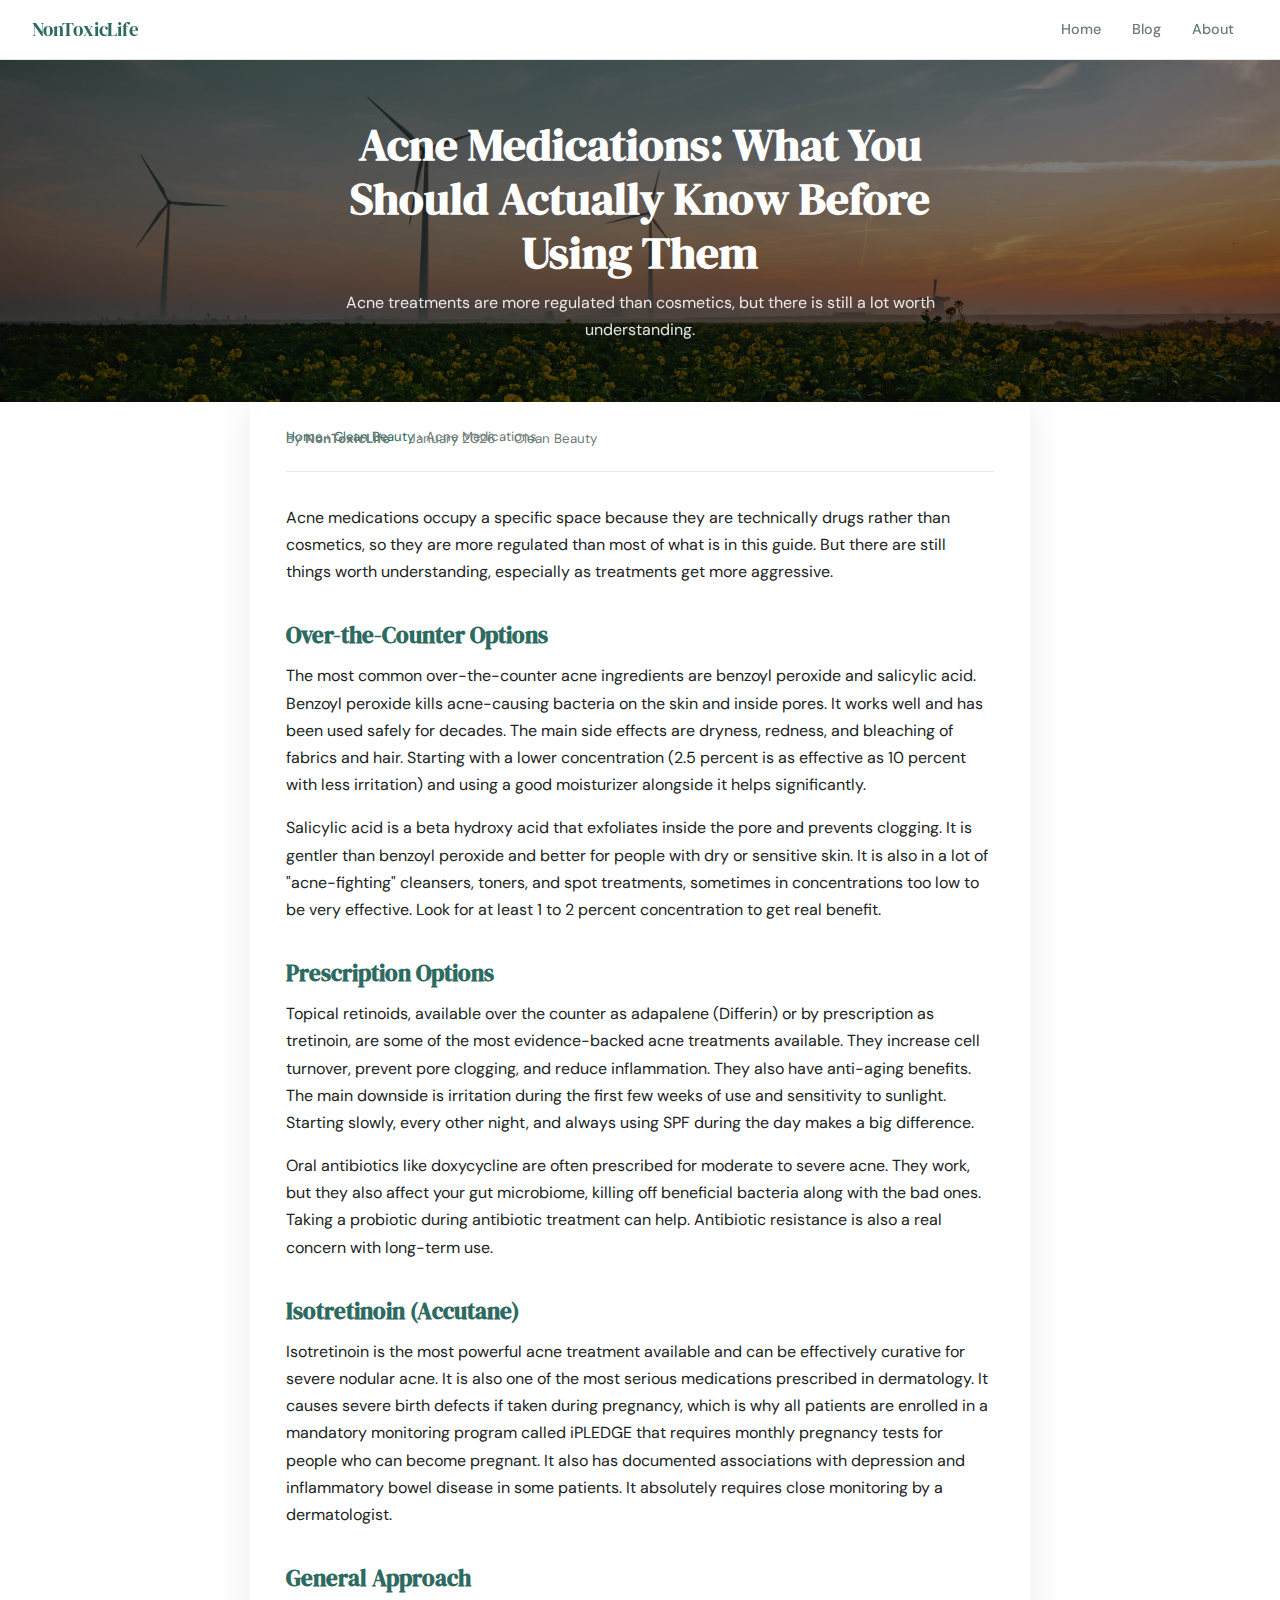
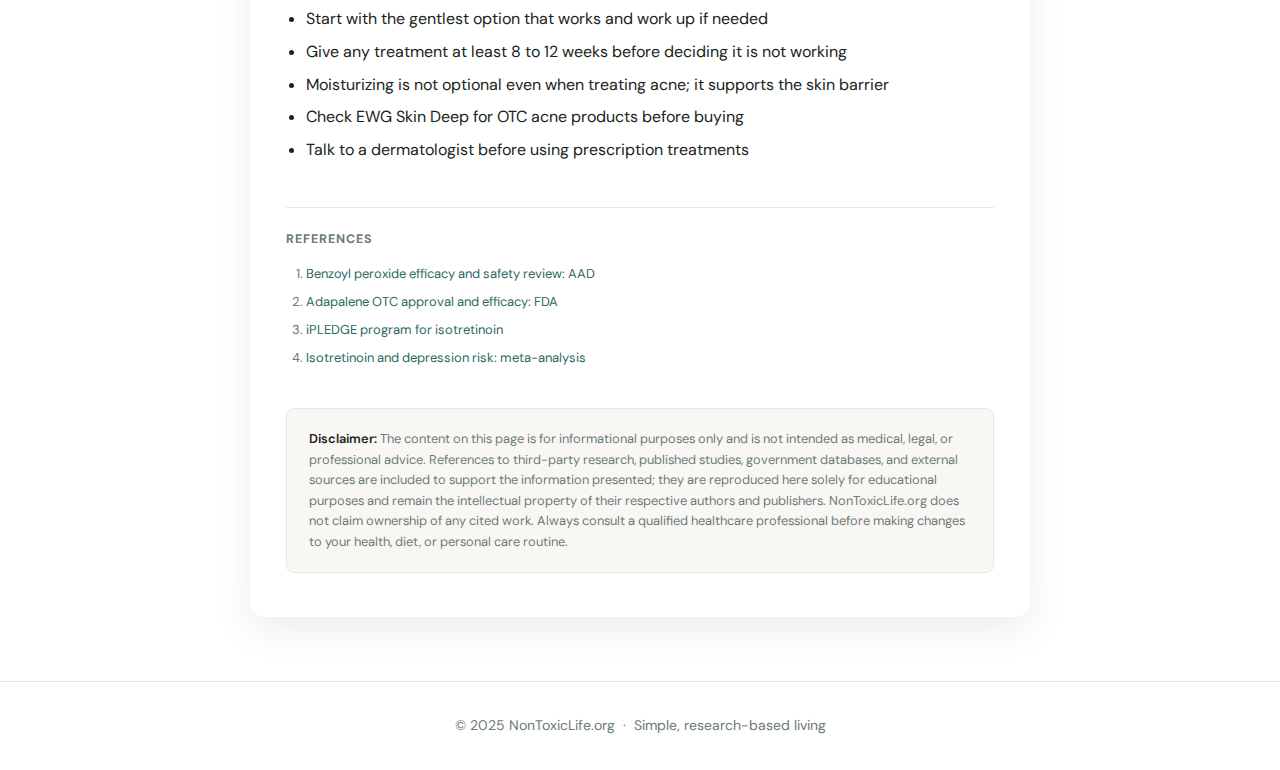
<file: beauty/acne.html>
<!DOCTYPE html>
<html lang="en">
<head>
  <meta charset="UTF-8" />
  <meta name="viewport" content="width=device-width, initial-scale=1.0" />
  <title>Acne Medications: What You Should Know | NonToxicLife</title>
  <meta name="description" content="Benzoyl peroxide, retinoids, antibiotics, and isotretinoin — a clear-eyed look at each one before you use them." />
  <link rel="stylesheet" href="../style.css" />
</head>
<body>
<header>
  <a class="logo" href="../index.html">NonToxicLife</a>
  <nav><a href="../index.html">Home</a><a href="../blog.html">Blog</a><a href="../about.html">About</a></nav>
</header>
<section class="page-hero">
  <div class="hero-bg" style="background-image: url('../images/hero1.jpg');"></div>
  <div class="hero-inner"><h1>Acne Medications: What You Should Actually Know Before Using Them</h1><p>Acne treatments are more regulated than cosmetics, but there is still a lot worth understanding.</p></div>
</section>
<div class="breadcrumb">
  <a href="../index.html">Home</a> &rsaquo; <a href="index.html">Clean Beauty</a> &rsaquo; Acne Medications
</div>
<article class="article-wrap">
  <div class="post-meta">
    By <strong>NonToxicLife</strong> &nbsp;&middot;&nbsp; <time datetime="2026-01-10">January 2026</time> &nbsp;&middot;&nbsp; Clean Beauty
  </div>

  <p>Acne medications occupy a specific space because they are technically drugs rather than cosmetics, so they are more regulated than most of what is in this guide. But there are still things worth understanding, especially as treatments get more aggressive.</p>

  <h2>Over-the-Counter Options</h2>

  <p>The most common over-the-counter acne ingredients are benzoyl peroxide and salicylic acid. Benzoyl peroxide kills acne-causing bacteria on the skin and inside pores. It works well and has been used safely for decades. The main side effects are dryness, redness, and bleaching of fabrics and hair. Starting with a lower concentration (2.5 percent is as effective as 10 percent with less irritation) and using a good moisturizer alongside it helps significantly.</p>

  <p>Salicylic acid is a beta hydroxy acid that exfoliates inside the pore and prevents clogging. It is gentler than benzoyl peroxide and better for people with dry or sensitive skin. It is also in a lot of "acne-fighting" cleansers, toners, and spot treatments, sometimes in concentrations too low to be very effective. Look for at least 1 to 2 percent concentration to get real benefit.</p>

  <h2>Prescription Options</h2>

  <p>Topical retinoids, available over the counter as adapalene (Differin) or by prescription as tretinoin, are some of the most evidence-backed acne treatments available. They increase cell turnover, prevent pore clogging, and reduce inflammation. They also have anti-aging benefits. The main downside is irritation during the first few weeks of use and sensitivity to sunlight. Starting slowly, every other night, and always using SPF during the day makes a big difference.</p>

  <p>Oral antibiotics like doxycycline are often prescribed for moderate to severe acne. They work, but they also affect your gut microbiome, killing off beneficial bacteria along with the bad ones. Taking a probiotic during antibiotic treatment can help. Antibiotic resistance is also a real concern with long-term use.</p>

  <h2>Isotretinoin (Accutane)</h2>

  <p>Isotretinoin is the most powerful acne treatment available and can be effectively curative for severe nodular acne. It is also one of the most serious medications prescribed in dermatology. It causes severe birth defects if taken during pregnancy, which is why all patients are enrolled in a mandatory monitoring program called iPLEDGE that requires monthly pregnancy tests for people who can become pregnant. It also has documented associations with depression and inflammatory bowel disease in some patients. It absolutely requires close monitoring by a dermatologist.</p>

  <h2>General Approach</h2>
  <ul>
    <li>Start with the gentlest option that works and work up if needed</li>
    <li>Give any treatment at least 8 to 12 weeks before deciding it is not working</li>
    <li>Moisturizing is not optional even when treating acne; it supports the skin barrier</li>
    <li>Check EWG Skin Deep for OTC acne products before buying</li>
    <li>Talk to a dermatologist before using prescription treatments</li>
  </ul>

  <div class="references"><h2>References</h2><ol>
    <li><a href="https://www.aad.org/public/diseases/acne/diy/what-can-treat" target="_blank" rel="nofollow">Benzoyl peroxide efficacy and safety review: AAD</a></li>
    <li><a href="https://www.fda.gov/drugs/drug-safety-and-availability/fda-approves-first-generic-differin-gel" target="_blank" rel="nofollow">Adapalene OTC approval and efficacy: FDA</a></li>
    <li><a href="https://www.ipledgeprogram.com/" target="_blank" rel="nofollow">iPLEDGE program for isotretinoin</a></li>
    <li><a href="https://pubmed.ncbi.nlm.nih.gov/31518453/" target="_blank" rel="nofollow">Isotretinoin and depression risk: meta-analysis</a></li>
  </ol></div>


<div class="disclaimer">
  <p><strong>Disclaimer:</strong> The content on this page is for informational purposes only and is not intended as medical, legal, or professional advice. References to third-party research, published studies, government databases, and external sources are included to support the information presented; they are reproduced here solely for educational purposes and remain the intellectual property of their respective authors and publishers. NonToxicLife.org does not claim ownership of any cited work. Always consult a qualified healthcare professional before making changes to your health, diet, or personal care routine.</p>
</div>

</article>
<footer>&copy; 2025 NonToxicLife.org &nbsp;&middot;&nbsp; Simple, research-based living</footer>
</body>
</html>
</file>
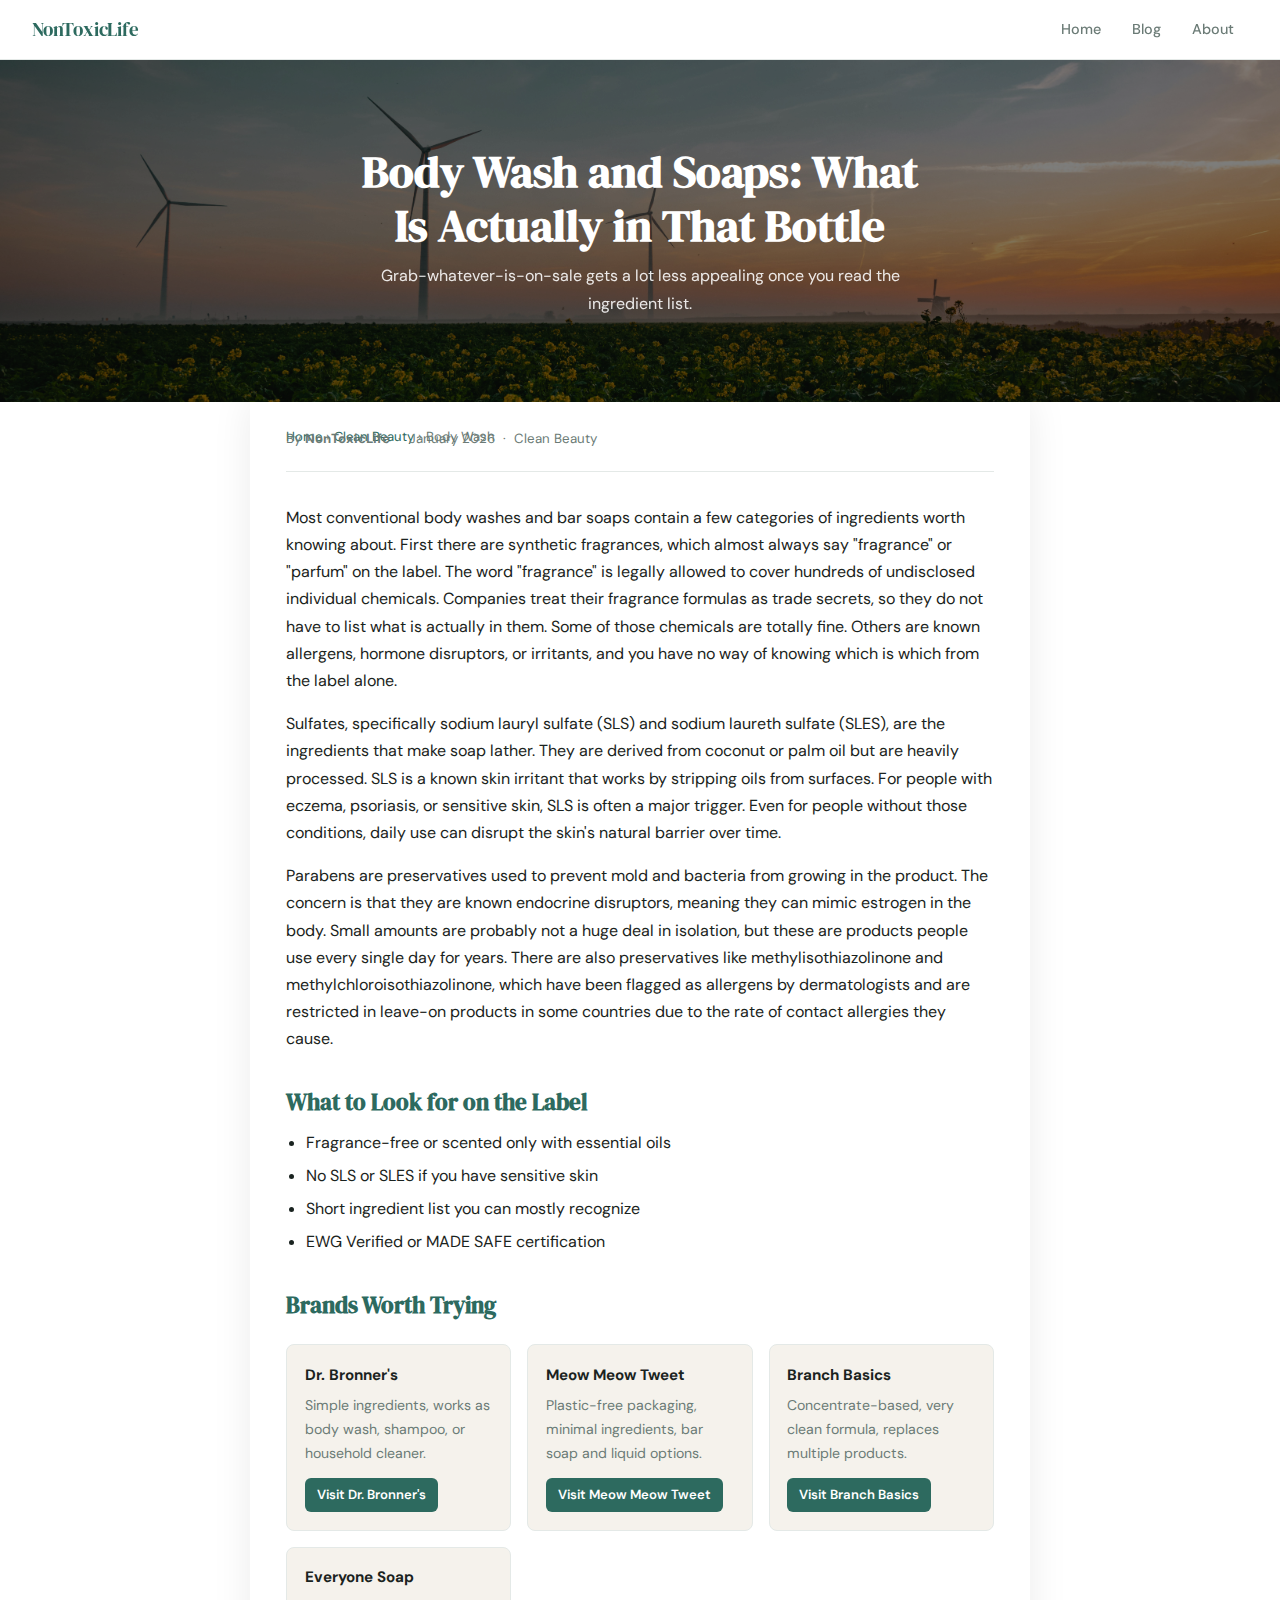
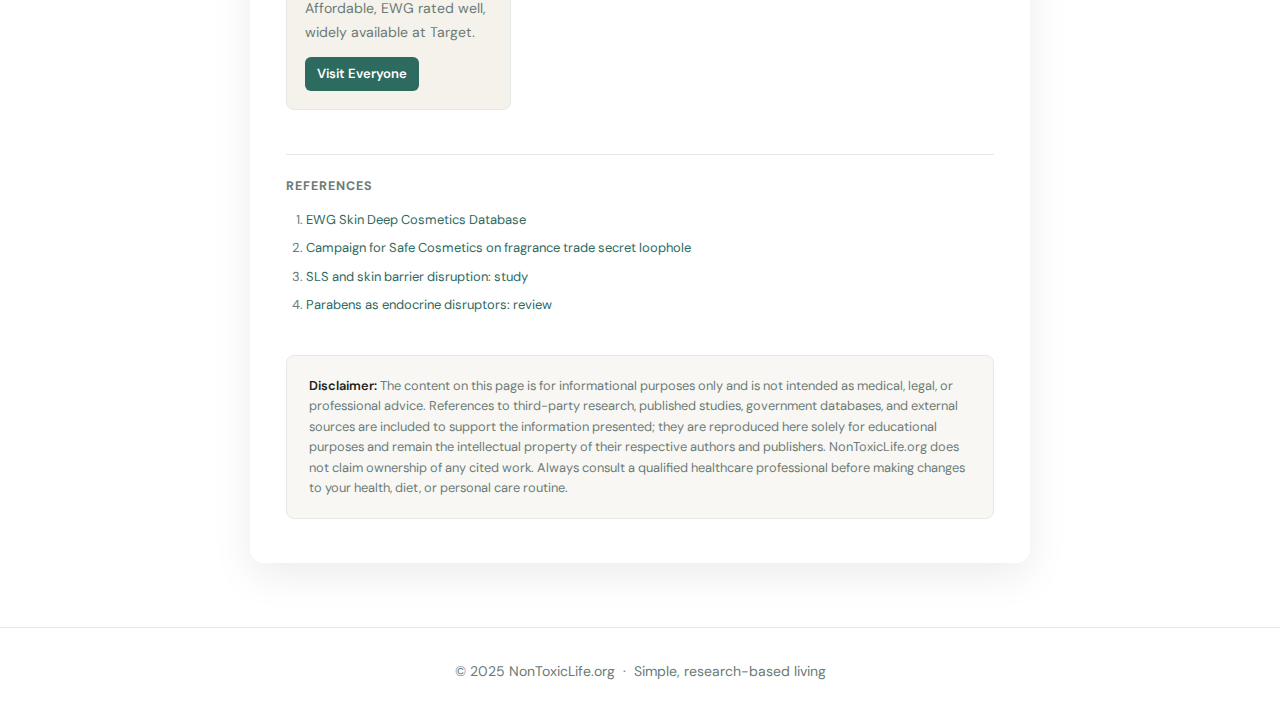
<file: beauty/bodywash.html>
<!DOCTYPE html>
<html lang="en">
<head>
  <meta charset="UTF-8" />
  <meta name="viewport" content="width=device-width, initial-scale=1.0" />
  <title>Body Wash and Soaps | NonToxicLife</title>
  <meta name="description" content="What is actually in conventional body wash: sulfates, parabens, synthetic fragrance, and what to use instead." />
  <link rel="stylesheet" href="../style.css" />
</head>
<body>
<header>
  <a class="logo" href="../index.html">NonToxicLife</a>
  <nav>
    <a href="../index.html">Home</a>
    <a href="../blog.html">Blog</a>
    <a href="../about.html">About</a>
  </nav>
</header>
<section class="page-hero">
  <div class="hero-bg" style="background-image: url('../images/hero1.jpg');"></div>
  <div class="hero-inner">
    <h1>Body Wash and Soaps: What Is Actually in That Bottle</h1>
    <p>Grab-whatever-is-on-sale gets a lot less appealing once you read the ingredient list.</p>
  </div>
</section>
<div class="breadcrumb">
  <a href="../index.html">Home</a> &rsaquo; <a href="index.html">Clean Beauty</a> &rsaquo; Body Wash
</div>
<article class="article-wrap">
  <div class="post-meta">
    By <strong>NonToxicLife</strong> &nbsp;&middot;&nbsp; <time datetime="2026-01-10">January 2026</time> &nbsp;&middot;&nbsp; Clean Beauty
  </div>

  <p>Most conventional body washes and bar soaps contain a few categories of ingredients worth knowing about. First there are synthetic fragrances, which almost always say "fragrance" or "parfum" on the label. The word "fragrance" is legally allowed to cover hundreds of undisclosed individual chemicals. Companies treat their fragrance formulas as trade secrets, so they do not have to list what is actually in them. Some of those chemicals are totally fine. Others are known allergens, hormone disruptors, or irritants, and you have no way of knowing which is which from the label alone.</p>
  <p>Sulfates, specifically sodium lauryl sulfate (SLS) and sodium laureth sulfate (SLES), are the ingredients that make soap lather. They are derived from coconut or palm oil but are heavily processed. SLS is a known skin irritant that works by stripping oils from surfaces. For people with eczema, psoriasis, or sensitive skin, SLS is often a major trigger. Even for people without those conditions, daily use can disrupt the skin's natural barrier over time.</p>
  <p>Parabens are preservatives used to prevent mold and bacteria from growing in the product. The concern is that they are known endocrine disruptors, meaning they can mimic estrogen in the body. Small amounts are probably not a huge deal in isolation, but these are products people use every single day for years. There are also preservatives like methylisothiazolinone and methylchloroisothiazolinone, which have been flagged as allergens by dermatologists and are restricted in leave-on products in some countries due to the rate of contact allergies they cause.</p>
  <h2>What to Look for on the Label</h2>
  <ul>
    <li>Fragrance-free or scented only with essential oils</li>
    <li>No SLS or SLES if you have sensitive skin</li>
    <li>Short ingredient list you can mostly recognize</li>
    <li>EWG Verified or MADE SAFE certification</li>
  </ul>
  <h2>Brands Worth Trying</h2>
  <div class="product-grid">
    <div class="product-card"><h4>Dr. Bronner's</h4><p>Simple ingredients, works as body wash, shampoo, or household cleaner.</p><a href="https://drbronner.com" rel="nofollow" target="_blank">Visit Dr. Bronner's</a></div>
    <div class="product-card"><h4>Meow Meow Tweet</h4><p>Plastic-free packaging, minimal ingredients, bar soap and liquid options.</p><a href="https://meowmeowtweet.com" rel="nofollow" target="_blank">Visit Meow Meow Tweet</a></div>
    <div class="product-card"><h4>Branch Basics</h4><p>Concentrate-based, very clean formula, replaces multiple products.</p><a href="https://branchbasics.com" rel="nofollow" target="_blank">Visit Branch Basics</a></div>
    <div class="product-card"><h4>Everyone Soap</h4><p>Affordable, EWG rated well, widely available at Target.</p><a href="https://eoproducts.com" rel="nofollow" target="_blank">Visit Everyone</a></div>
  </div>
  <div class="references">
    <h2>References</h2>
    <ol>
      <li><a href="https://www.ewg.org/skindeep/" target="_blank" rel="nofollow">EWG Skin Deep Cosmetics Database</a></li>
      <li><a href="https://www.safecosmetics.org/chemicals/fragrance/" target="_blank" rel="nofollow">Campaign for Safe Cosmetics on fragrance trade secret loophole</a></li>
      <li><a href="https://pubmed.ncbi.nlm.nih.gov/15304189/" target="_blank" rel="nofollow">SLS and skin barrier disruption: study</a></li>
      <li><a href="https://pubmed.ncbi.nlm.nih.gov/22804916/" target="_blank" rel="nofollow">Parabens as endocrine disruptors: review</a></li>
    </ol>
  </div>


<div class="disclaimer">
  <p><strong>Disclaimer:</strong> The content on this page is for informational purposes only and is not intended as medical, legal, or professional advice. References to third-party research, published studies, government databases, and external sources are included to support the information presented; they are reproduced here solely for educational purposes and remain the intellectual property of their respective authors and publishers. NonToxicLife.org does not claim ownership of any cited work. Always consult a qualified healthcare professional before making changes to your health, diet, or personal care routine.</p>
</div>

</article>
<footer>
  &copy; 2025 NonToxicLife.org &nbsp;&middot;&nbsp; Simple, research-based living
</footer>
</body>
</html>
</file>
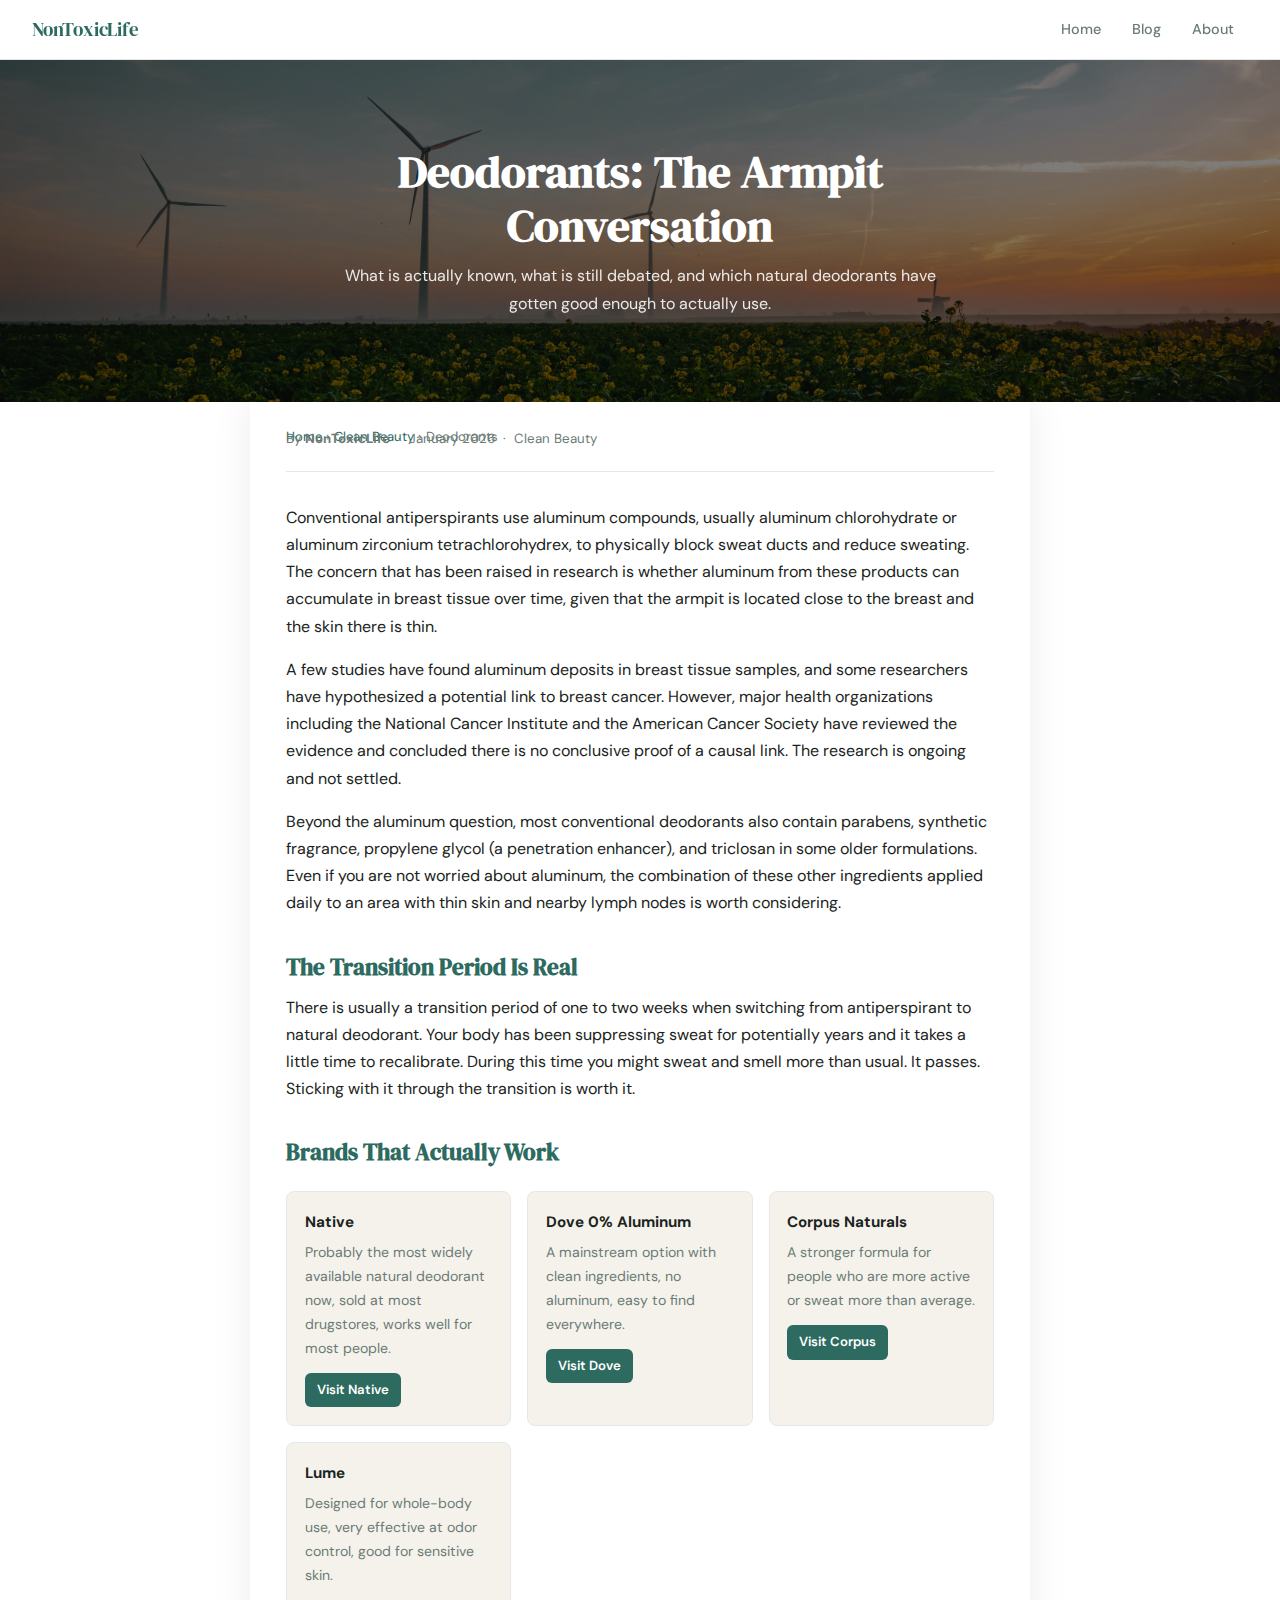
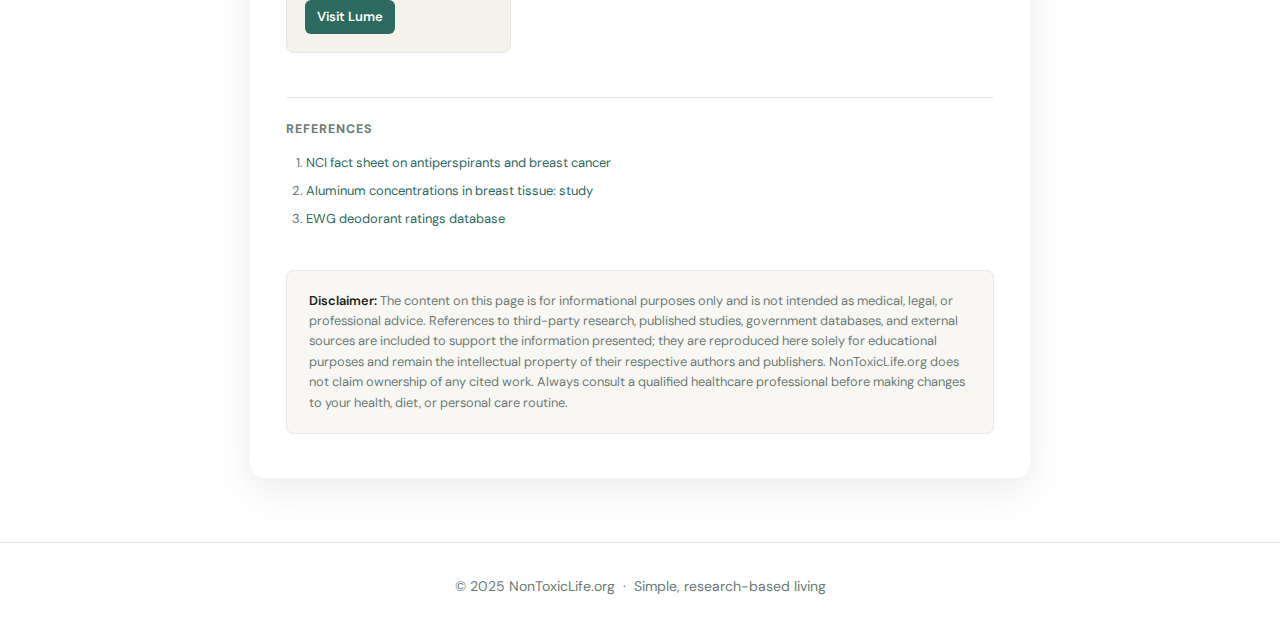
<file: beauty/deodorant.html>
<!DOCTYPE html>
<html lang="en">
<head>
  <meta charset="UTF-8" />
  <meta name="viewport" content="width=device-width, initial-scale=1.0" />
  <title>Non-Toxic Deodorant Guide | NonToxicLife</title>
  <meta name="description" content="What the research actually says about aluminum, why natural deodorants have gotten much better, and which brands actually work." />
  <link rel="stylesheet" href="../style.css" />
</head>
<body>
<header>
  <a class="logo" href="../index.html">NonToxicLife</a>
  <nav>
    <a href="../index.html">Home</a>
    <a href="../blog.html">Blog</a>
    <a href="../about.html">About</a>
  </nav>
</header>
<section class="page-hero">
  <div class="hero-bg" style="background-image: url('../images/hero1.jpg');"></div>
  <div class="hero-inner">
    <h1>Deodorants: The Armpit Conversation</h1>
    <p>What is actually known, what is still debated, and which natural deodorants have gotten good enough to actually use.</p>
  </div>
</section>
<div class="breadcrumb">
  <a href="../index.html">Home</a> &rsaquo; <a href="index.html">Clean Beauty</a> &rsaquo; Deodorants
</div>
<article class="article-wrap">
  <div class="post-meta">
    By <strong>NonToxicLife</strong> &nbsp;&middot;&nbsp; <time datetime="2026-01-10">January 2026</time> &nbsp;&middot;&nbsp; Clean Beauty
  </div>

  <p>Conventional antiperspirants use aluminum compounds, usually aluminum chlorohydrate or aluminum zirconium tetrachlorohydrex, to physically block sweat ducts and reduce sweating. The concern that has been raised in research is whether aluminum from these products can accumulate in breast tissue over time, given that the armpit is located close to the breast and the skin there is thin.</p>
  <p>A few studies have found aluminum deposits in breast tissue samples, and some researchers have hypothesized a potential link to breast cancer. However, major health organizations including the National Cancer Institute and the American Cancer Society have reviewed the evidence and concluded there is no conclusive proof of a causal link. The research is ongoing and not settled.</p>
  <p>Beyond the aluminum question, most conventional deodorants also contain parabens, synthetic fragrance, propylene glycol (a penetration enhancer), and triclosan in some older formulations. Even if you are not worried about aluminum, the combination of these other ingredients applied daily to an area with thin skin and nearby lymph nodes is worth considering.</p>
  <h2>The Transition Period Is Real</h2>
  <p>There is usually a transition period of one to two weeks when switching from antiperspirant to natural deodorant. Your body has been suppressing sweat for potentially years and it takes a little time to recalibrate. During this time you might sweat and smell more than usual. It passes. Sticking with it through the transition is worth it.</p>
  <h2>Brands That Actually Work</h2>
  <div class="product-grid">
    <div class="product-card"><h4>Native</h4><p>Probably the most widely available natural deodorant now, sold at most drugstores, works well for most people.</p><a href="https://nativecos.com" rel="nofollow" target="_blank">Visit Native</a></div>
    <div class="product-card"><h4>Dove 0% Aluminum</h4><p>A mainstream option with clean ingredients, no aluminum, easy to find everywhere.</p><a href="https://dove.com" rel="nofollow" target="_blank">Visit Dove</a></div>
    <div class="product-card"><h4>Corpus Naturals</h4><p>A stronger formula for people who are more active or sweat more than average.</p><a href="https://corpusnaturals.com" rel="nofollow" target="_blank">Visit Corpus</a></div>
    <div class="product-card"><h4>Lume</h4><p>Designed for whole-body use, very effective at odor control, good for sensitive skin.</p><a href="https://lumedeodorant.com" rel="nofollow" target="_blank">Visit Lume</a></div>
  </div>
  <div class="references">
    <h2>References</h2>
    <ol>
      <li><a href="https://www.cancer.gov/about-cancer/causes-prevention/risk/myths/antiperspirants-fact-sheet" target="_blank" rel="nofollow">NCI fact sheet on antiperspirants and breast cancer</a></li>
      <li><a href="https://pubmed.ncbi.nlm.nih.gov/17221426/" target="_blank" rel="nofollow">Aluminum concentrations in breast tissue: study</a></li>
      <li><a href="https://www.ewg.org/skindeep/browse/deodorant/" target="_blank" rel="nofollow">EWG deodorant ratings database</a></li>
    </ol>
  </div>


<div class="disclaimer">
  <p><strong>Disclaimer:</strong> The content on this page is for informational purposes only and is not intended as medical, legal, or professional advice. References to third-party research, published studies, government databases, and external sources are included to support the information presented; they are reproduced here solely for educational purposes and remain the intellectual property of their respective authors and publishers. NonToxicLife.org does not claim ownership of any cited work. Always consult a qualified healthcare professional before making changes to your health, diet, or personal care routine.</p>
</div>

</article>
<footer>
  &copy; 2025 NonToxicLife.org &nbsp;&middot;&nbsp; Simple, research-based living
</footer>
</body>
</html>
</file>
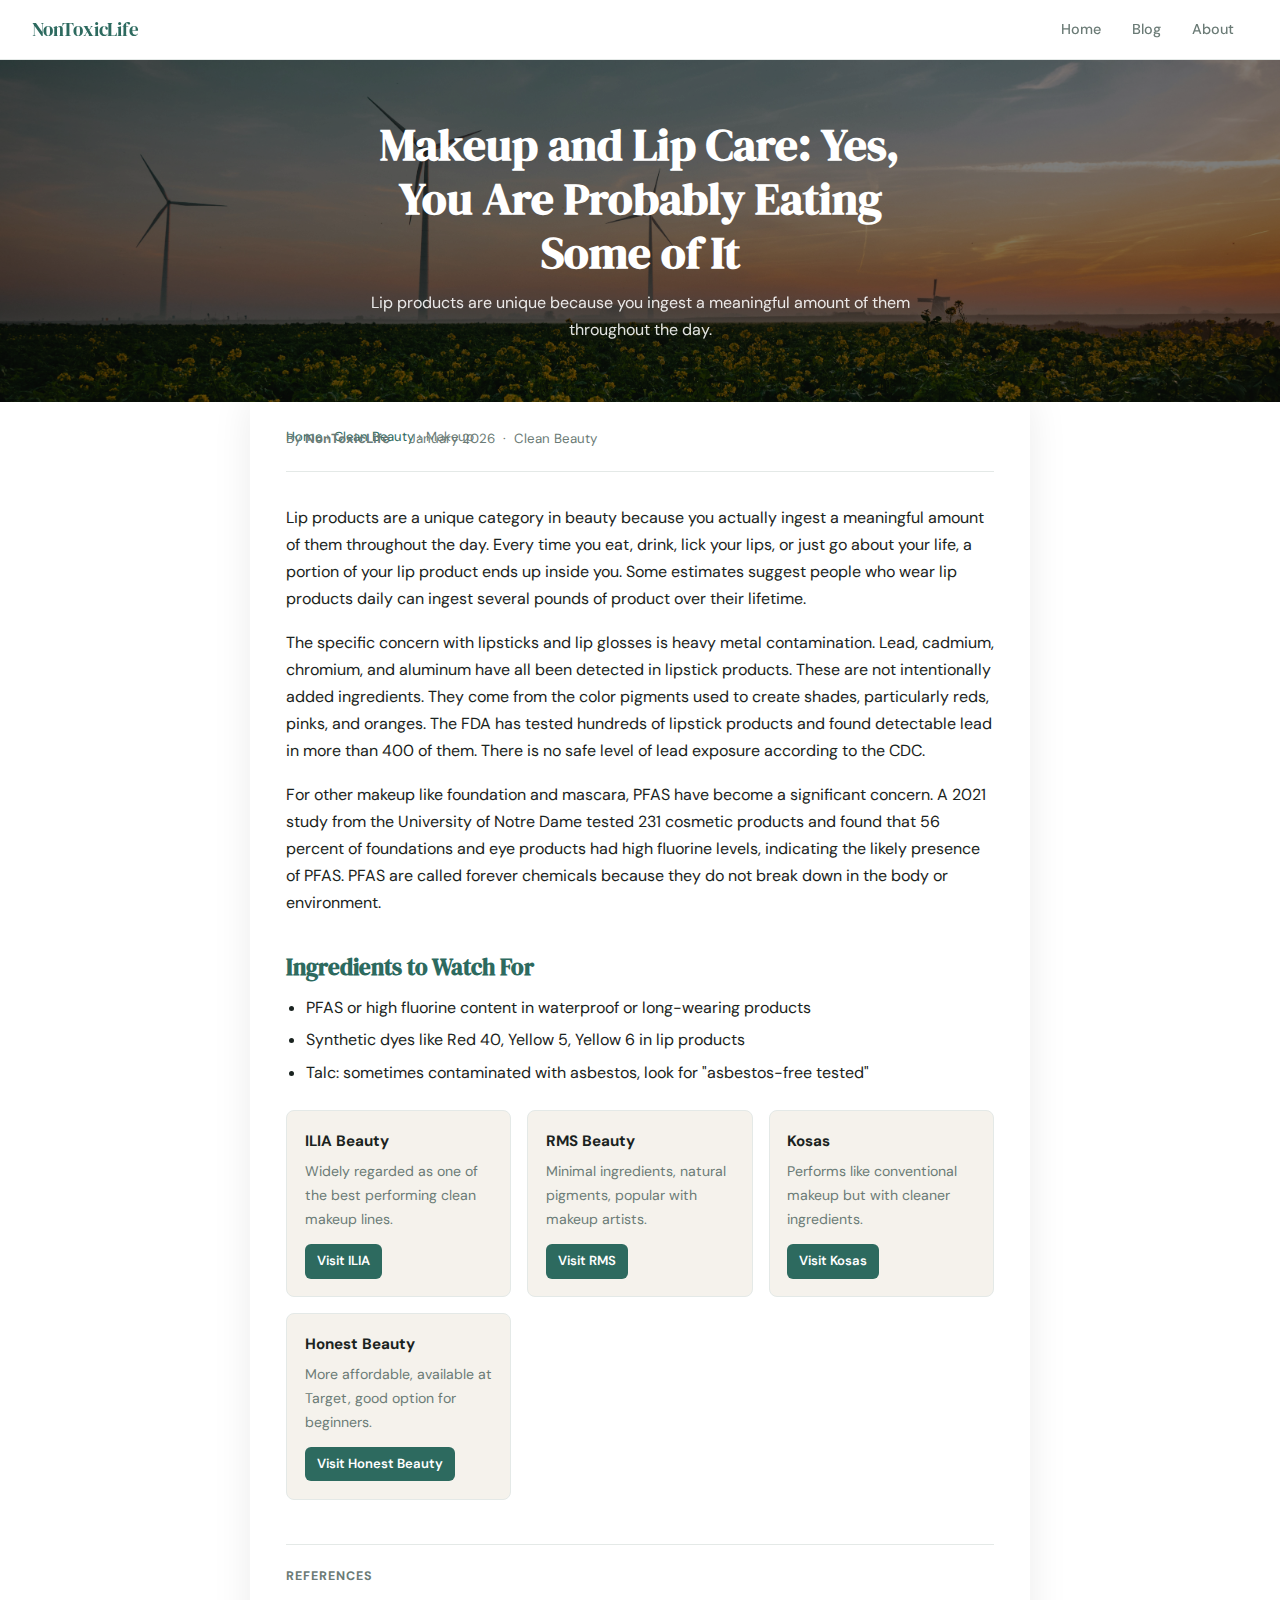
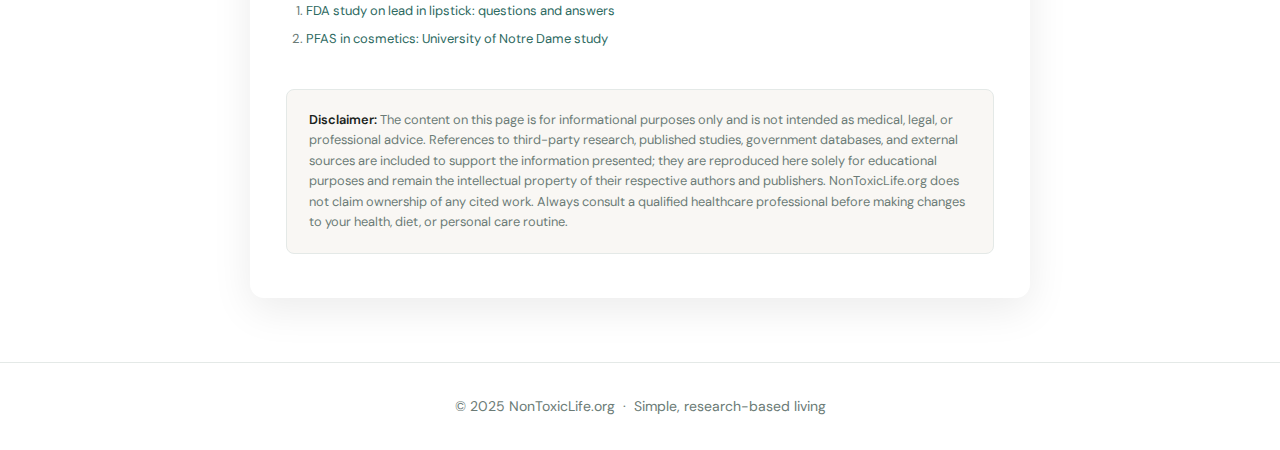
<file: beauty/makeup.html>
<!DOCTYPE html>
<html lang="en">
<head>
  <meta charset="UTF-8" />
  <meta name="viewport" content="width=device-width, initial-scale=1.0" />
  <title>Makeup and Lip Care | NonToxicLife</title>
  <meta name="description" content="Lead in lipstick, PFAS in foundations, coal tar dyes — and what the cleaner makeup market looks like now." />
  <link rel="stylesheet" href="../style.css" />
</head>
<body>
<header>
  <a class="logo" href="../index.html">NonToxicLife</a>
  <nav>
    <a href="../index.html">Home</a>
    <a href="../blog.html">Blog</a>
    <a href="../about.html">About</a>
  </nav>
</header>
<section class="page-hero">
  <div class="hero-bg" style="background-image: url('../images/hero1.jpg');"></div>
  <div class="hero-inner">
    <h1>Makeup and Lip Care: Yes, You Are Probably Eating Some of It</h1>
    <p>Lip products are unique because you ingest a meaningful amount of them throughout the day.</p>
  </div>
</section>
<div class="breadcrumb">
  <a href="../index.html">Home</a> &rsaquo; <a href="index.html">Clean Beauty</a> &rsaquo; Makeup
</div>
<article class="article-wrap">
  <div class="post-meta">
    By <strong>NonToxicLife</strong> &nbsp;&middot;&nbsp; <time datetime="2026-01-10">January 2026</time> &nbsp;&middot;&nbsp; Clean Beauty
  </div>
  <p>Lip products are a unique category in beauty because you actually ingest a meaningful amount of them throughout the day. Every time you eat, drink, lick your lips, or just go about your life, a portion of your lip product ends up inside you. Some estimates suggest people who wear lip products daily can ingest several pounds of product over their lifetime.</p>
  <p>The specific concern with lipsticks and lip glosses is heavy metal contamination. Lead, cadmium, chromium, and aluminum have all been detected in lipstick products. These are not intentionally added ingredients. They come from the color pigments used to create shades, particularly reds, pinks, and oranges. The FDA has tested hundreds of lipstick products and found detectable lead in more than 400 of them. There is no safe level of lead exposure according to the CDC.</p>
  <p>For other makeup like foundation and mascara, PFAS have become a significant concern. A 2021 study from the University of Notre Dame tested 231 cosmetic products and found that 56 percent of foundations and eye products had high fluorine levels, indicating the likely presence of PFAS. PFAS are called forever chemicals because they do not break down in the body or environment.</p>
  <h2>Ingredients to Watch For</h2>
  <ul>
    <li>PFAS or high fluorine content in waterproof or long-wearing products</li>
    <li>Synthetic dyes like Red 40, Yellow 5, Yellow 6 in lip products</li>
    <li>Talc: sometimes contaminated with asbestos, look for "asbestos-free tested"</li>
  </ul>
  <div class="product-grid">
    <div class="product-card"><h4>ILIA Beauty</h4><p>Widely regarded as one of the best performing clean makeup lines.</p><a href="https://iliabeauty.com" rel="nofollow" target="_blank">Visit ILIA</a></div>
    <div class="product-card"><h4>RMS Beauty</h4><p>Minimal ingredients, natural pigments, popular with makeup artists.</p><a href="https://rmsbeauty.com" rel="nofollow" target="_blank">Visit RMS</a></div>
    <div class="product-card"><h4>Kosas</h4><p>Performs like conventional makeup but with cleaner ingredients.</p><a href="https://kosas.com" rel="nofollow" target="_blank">Visit Kosas</a></div>
    <div class="product-card"><h4>Honest Beauty</h4><p>More affordable, available at Target, good option for beginners.</p><a href="https://honest.com" rel="nofollow" target="_blank">Visit Honest Beauty</a></div>
  </div>
  <div class="references"><h2>References</h2><ol>
    <li><a href="https://www.fda.gov/cosmetics/cosmetic-ingredient-safety/lipstick-and-lead-questions-and-answers" target="_blank" rel="nofollow">FDA study on lead in lipstick: questions and answers</a></li>
    <li><a href="https://pubs.acs.org/doi/10.1021/acs.estlett.1c00240" target="_blank" rel="nofollow">PFAS in cosmetics: University of Notre Dame study</a></li>
  </ol></div>

<div class="disclaimer">
  <p><strong>Disclaimer:</strong> The content on this page is for informational purposes only and is not intended as medical, legal, or professional advice. References to third-party research, published studies, government databases, and external sources are included to support the information presented; they are reproduced here solely for educational purposes and remain the intellectual property of their respective authors and publishers. NonToxicLife.org does not claim ownership of any cited work. Always consult a qualified healthcare professional before making changes to your health, diet, or personal care routine.</p>
</div>

</article>
<footer>
  &copy; 2025 NonToxicLife.org &nbsp;&middot;&nbsp; Simple, research-based living
</footer>
</body>
</html>
</file>
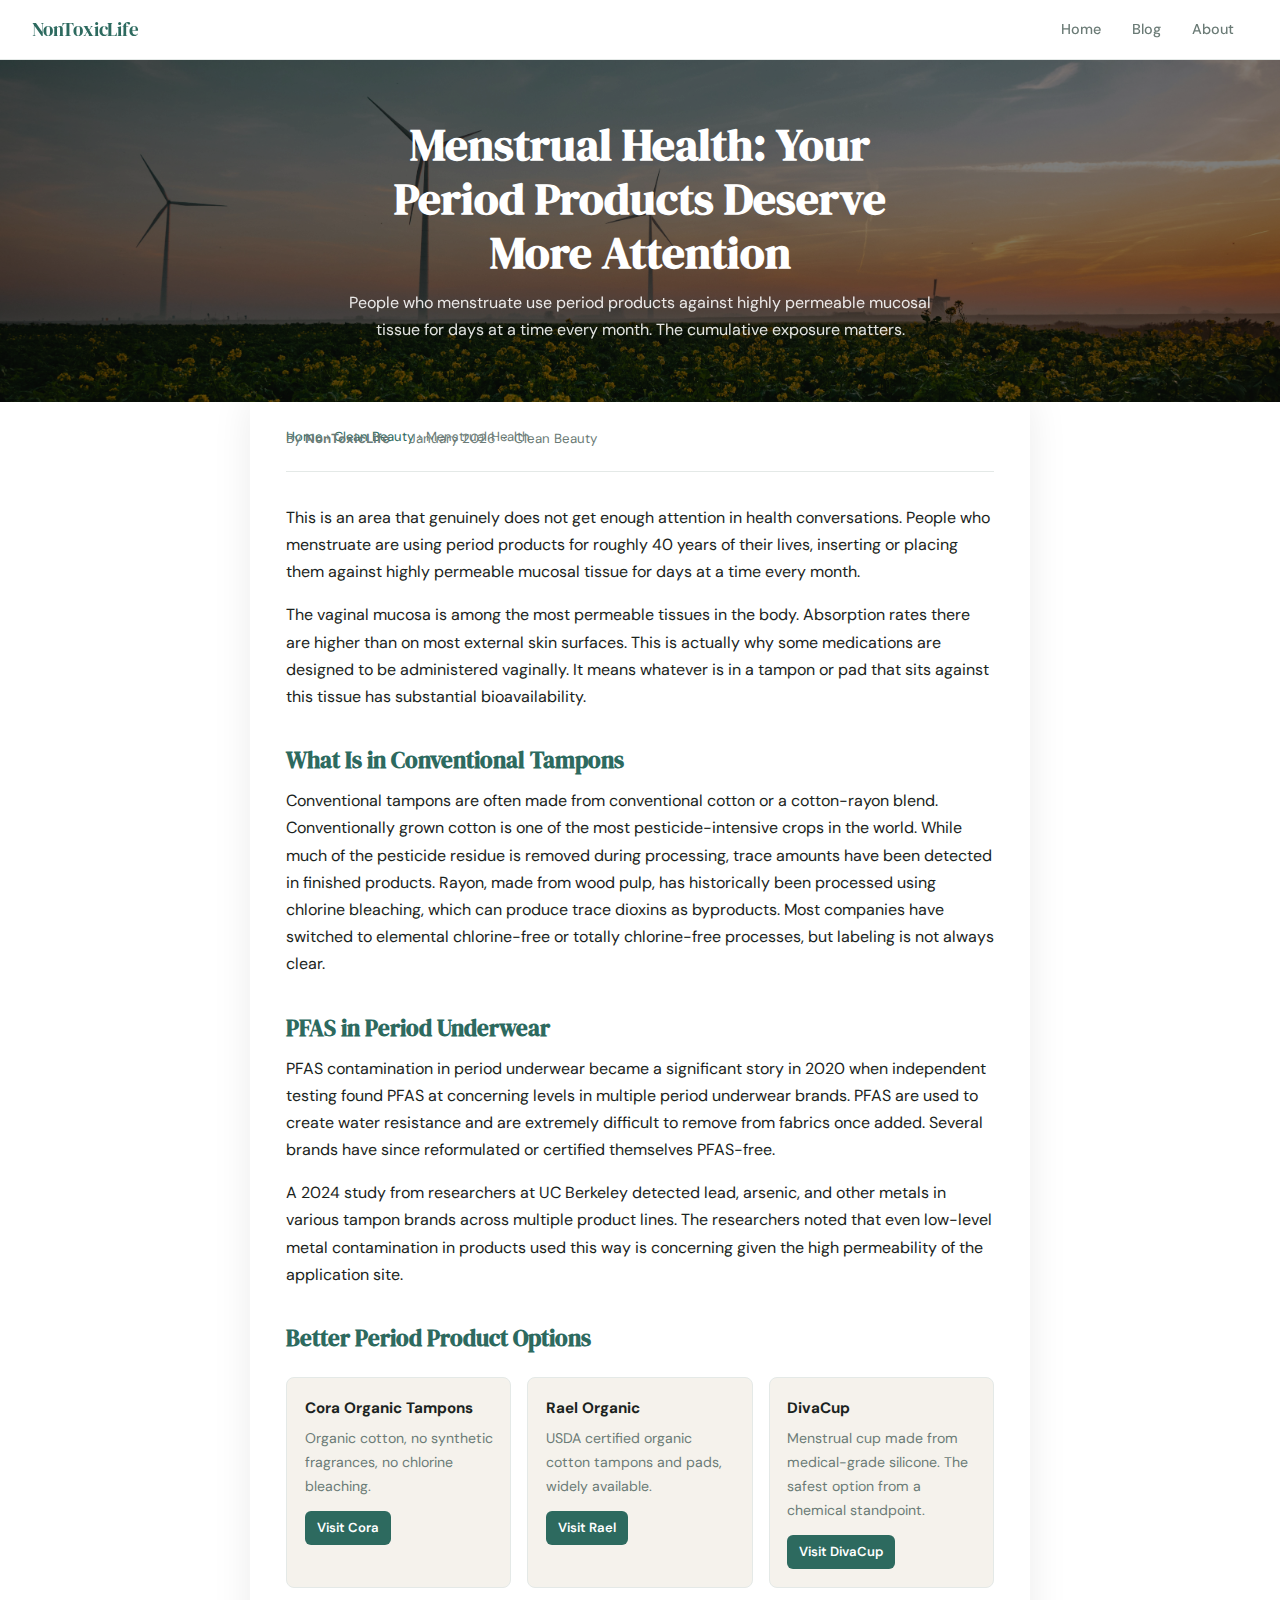
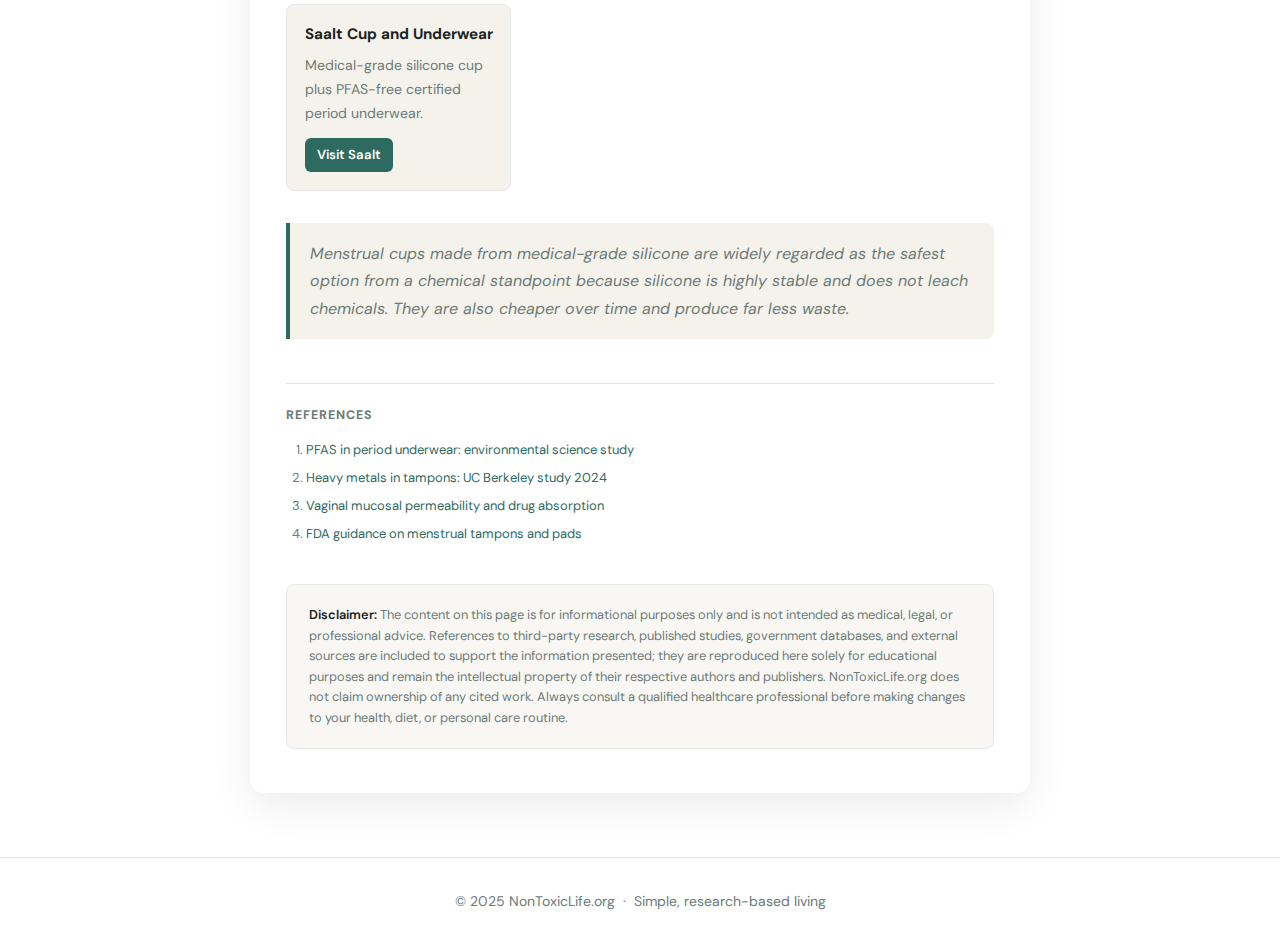
<file: beauty/menstrual.html>
<!DOCTYPE html>
<html lang="en">
<head>
  <meta charset="UTF-8" />
  <meta name="viewport" content="width=device-width, initial-scale=1.0" />
  <title>Menstrual Health Products Guide | NonToxicLife</title>
  <meta name="description" content="PFAS in period underwear, heavy metals in tampons, and the safest alternatives for menstrual health." />
  <link rel="stylesheet" href="../style.css" />
</head>
<body>
<header>
  <a class="logo" href="../index.html">NonToxicLife</a>
  <nav><a href="../index.html">Home</a><a href="../blog.html">Blog</a><a href="../about.html">About</a></nav>
</header>
<section class="page-hero">
  <div class="hero-bg" style="background-image: url('../images/hero1.jpg');"></div>
  <div class="hero-inner"><h1>Menstrual Health: Your Period Products Deserve More Attention</h1><p>People who menstruate use period products against highly permeable mucosal tissue for days at a time every month. The cumulative exposure matters.</p></div>
</section>
<div class="breadcrumb">
  <a href="../index.html">Home</a> &rsaquo; <a href="index.html">Clean Beauty</a> &rsaquo; Menstrual Health
</div>
<article class="article-wrap">
  <div class="post-meta">
    By <strong>NonToxicLife</strong> &nbsp;&middot;&nbsp; <time datetime="2026-01-10">January 2026</time> &nbsp;&middot;&nbsp; Clean Beauty
  </div>

  <p>This is an area that genuinely does not get enough attention in health conversations. People who menstruate are using period products for roughly 40 years of their lives, inserting or placing them against highly permeable mucosal tissue for days at a time every month.</p>

  <p>The vaginal mucosa is among the most permeable tissues in the body. Absorption rates there are higher than on most external skin surfaces. This is actually why some medications are designed to be administered vaginally. It means whatever is in a tampon or pad that sits against this tissue has substantial bioavailability.</p>

  <h2>What Is in Conventional Tampons</h2>

  <p>Conventional tampons are often made from conventional cotton or a cotton-rayon blend. Conventionally grown cotton is one of the most pesticide-intensive crops in the world. While much of the pesticide residue is removed during processing, trace amounts have been detected in finished products. Rayon, made from wood pulp, has historically been processed using chlorine bleaching, which can produce trace dioxins as byproducts. Most companies have switched to elemental chlorine-free or totally chlorine-free processes, but labeling is not always clear.</p>

  <h2>PFAS in Period Underwear</h2>

  <p>PFAS contamination in period underwear became a significant story in 2020 when independent testing found PFAS at concerning levels in multiple period underwear brands. PFAS are used to create water resistance and are extremely difficult to remove from fabrics once added. Several brands have since reformulated or certified themselves PFAS-free.</p>

  <p>A 2024 study from researchers at UC Berkeley detected lead, arsenic, and other metals in various tampon brands across multiple product lines. The researchers noted that even low-level metal contamination in products used this way is concerning given the high permeability of the application site.</p>

  <h2>Better Period Product Options</h2>

  <div class="product-grid">
    <div class="product-card"><h4>Cora Organic Tampons</h4><p>Organic cotton, no synthetic fragrances, no chlorine bleaching.</p><a href="https://cora.life" rel="nofollow" target="_blank">Visit Cora</a></div>
    <div class="product-card"><h4>Rael Organic</h4><p>USDA certified organic cotton tampons and pads, widely available.</p><a href="https://getrael.com" rel="nofollow" target="_blank">Visit Rael</a></div>
    <div class="product-card"><h4>DivaCup</h4><p>Menstrual cup made from medical-grade silicone. The safest option from a chemical standpoint.</p><a href="https://divacup.com" rel="nofollow" target="_blank">Visit DivaCup</a></div>
    <div class="product-card"><h4>Saalt Cup and Underwear</h4><p>Medical-grade silicone cup plus PFAS-free certified period underwear.</p><a href="https://saalt.com" rel="nofollow" target="_blank">Visit Saalt</a></div>
  </div>

  <div class="note">Menstrual cups made from medical-grade silicone are widely regarded as the safest option from a chemical standpoint because silicone is highly stable and does not leach chemicals. They are also cheaper over time and produce far less waste.</div>

  <div class="references"><h2>References</h2><ol>
    <li><a href="https://pubs.acs.org/doi/10.1021/acs.estlett.1c00676" target="_blank" rel="nofollow">PFAS in period underwear: environmental science study</a></li>
    <li><a href="https://pubmed.ncbi.nlm.nih.gov/38991594/" target="_blank" rel="nofollow">Heavy metals in tampons: UC Berkeley study 2024</a></li>
    <li><a href="https://pubmed.ncbi.nlm.nih.gov/11741255/" target="_blank" rel="nofollow">Vaginal mucosal permeability and drug absorption</a></li>
    <li><a href="https://www.fda.gov/medical-devices/products-and-medical-procedures/menstrual-tampons-and-pads-information-women" target="_blank" rel="nofollow">FDA guidance on menstrual tampons and pads</a></li>
  </ol></div>


<div class="disclaimer">
  <p><strong>Disclaimer:</strong> The content on this page is for informational purposes only and is not intended as medical, legal, or professional advice. References to third-party research, published studies, government databases, and external sources are included to support the information presented; they are reproduced here solely for educational purposes and remain the intellectual property of their respective authors and publishers. NonToxicLife.org does not claim ownership of any cited work. Always consult a qualified healthcare professional before making changes to your health, diet, or personal care routine.</p>
</div>

</article>
<footer>&copy; 2025 NonToxicLife.org &nbsp;&middot;&nbsp; Simple, research-based living</footer>
</body>
</html>
</file>
<file: style.css>
/* =============================================
   NonToxicLife.org — Shared Styles
   Apple/iOS design sensibility
   Font: DM Sans + DM Serif Display
   ============================================= */

@import url('https://fonts.googleapis.com/css2?family=DM+Sans:ital,opsz,wght@0,9..40,300;0,9..40,400;0,9..40,500;0,9..40,600;0,9..40,700;1,9..40,400&family=DM+Serif+Display:ital@0;1&display=swap');

:root {
  --primary:       #2D6A5F;
  --primary-light: #3D8A7B;
  --secondary:     #A8CDBC;
  --accent:        #F5F2EC;
  --accent-warm:   #EDE8DF;
  --text:          #1A2320;
  --text-muted:    #6B7B76;
  --border:        #E4E9E7;
  --white:         #FFFFFF;
  --card-shadow:   0 2px 16px rgba(0,0,0,0.07);
  --card-shadow-hover: 0 8px 32px rgba(0,0,0,0.12);
  --radius:        14px;
  --radius-sm:     8px;
}

*, *::before, *::after { box-sizing: border-box; margin: 0; padding: 0; }

html { scroll-behavior: smooth; }

body {
  font-family: 'DM Sans', -apple-system, BlinkMacSystemFont, 'Segoe UI', sans-serif;
  color: var(--text);
  background: var(--white);
  line-height: 1.7;
  -webkit-font-smoothing: antialiased;
}

a { text-decoration: none; color: var(--primary); }
a:hover { color: var(--primary-light); }

img { display: block; max-width: 100%; }

/* ---- Header ---- */
header {
  position: sticky;
  top: 0;
  background: rgba(255,255,255,0.92);
  backdrop-filter: blur(12px);
  -webkit-backdrop-filter: blur(12px);
  border-bottom: 1px solid var(--border);
  padding: 0 2rem;
  display: flex;
  justify-content: space-between;
  align-items: center;
  height: 60px;
  z-index: 200;
}

.logo {
  font-family: 'DM Serif Display', Georgia, serif;
  font-size: 1.2rem;
  color: var(--primary);
  letter-spacing: -0.01em;
}

nav {
  display: flex;
  gap: 0.25rem;
}

nav a {
  color: var(--text-muted);
  font-size: 0.9rem;
  font-weight: 500;
  padding: 0.4rem 0.85rem;
  border-radius: 20px;
  transition: background 0.2s, color 0.2s;
}

nav a:hover,
nav a.active {
  background: var(--accent);
  color: var(--primary);
}

/* ---- Hero (full bleed) ---- */
.hero-full {
  position: relative;
  min-height: 60vh;
  display: flex;
  align-items: center;
  justify-content: center;
  text-align: center;
  overflow: hidden;
}

.hero-full .hero-bg {
  position: absolute;
  inset: 0;
  background-size: cover;
  background-position: center;
  filter: brightness(0.55);
}

.hero-full .hero-inner {
  position: relative;
  padding: 4rem 1.5rem;
  color: var(--white);
  max-width: 760px;
}

.hero-full h1 {
  font-family: 'DM Serif Display', Georgia, serif;
  font-size: clamp(2rem, 5vw, 3.4rem);
  line-height: 1.15;
  margin-bottom: 1rem;
}

.hero-full p {
  font-size: 1.1rem;
  opacity: 0.92;
  max-width: 540px;
  margin: 0 auto 2rem;
}

.btn {
  display: inline-block;
  padding: 0.75rem 1.6rem;
  border-radius: 30px;
  font-weight: 600;
  font-size: 0.95rem;
  transition: transform 0.2s, box-shadow 0.2s;
}

.btn:hover { transform: translateY(-2px); box-shadow: 0 6px 20px rgba(0,0,0,0.15); }

.btn-white { background: var(--white); color: var(--primary); }
.btn-primary { background: var(--primary); color: var(--white); }

/* ---- Page header (smaller, for inner pages) ---- */
.page-hero {
  position: relative;
  min-height: 38vh;
  display: flex;
  align-items: center;
  justify-content: center;
  text-align: center;
  overflow: hidden;
}

.page-hero .hero-bg {
  position: absolute;
  inset: 0;
  background-size: cover;
  background-position: center;
  filter: brightness(0.5);
}

.page-hero .hero-inner {
  position: relative;
  padding: 3rem 1.5rem;
  color: var(--white);
  max-width: 640px;
}

.page-hero h1 {
  font-family: 'DM Serif Display', Georgia, serif;
  font-size: clamp(1.8rem, 4vw, 2.8rem);
  line-height: 1.2;
  margin-bottom: 0.6rem;
}

.page-hero p {
  font-size: 1rem;
  opacity: 0.88;
}

/* ---- Section container ---- */
.section { padding: 4rem 1.5rem; max-width: 1100px; margin: 0 auto; }
.section-sm { padding: 2.5rem 1.5rem; max-width: 1100px; margin: 0 auto; }

.section-title {
  font-family: 'DM Serif Display', Georgia, serif;
  font-size: clamp(1.5rem, 3vw, 2rem);
  color: var(--text);
  margin-bottom: 0.5rem;
}

.section-sub {
  color: var(--text-muted);
  max-width: 580px;
  margin-bottom: 2.5rem;
}

/* ---- Card grid ---- */
.card-grid {
  display: grid;
  grid-template-columns: repeat(auto-fill, minmax(280px, 1fr));
  gap: 1.5rem;
}

.card {
  background: var(--white);
  border-radius: var(--radius);
  box-shadow: var(--card-shadow);
  overflow: hidden;
  transition: transform 0.25s, box-shadow 0.25s;
  display: flex;
  flex-direction: column;
}

.card:hover {
  transform: translateY(-4px);
  box-shadow: var(--card-shadow-hover);
}

.card-img {
  height: 170px;
  background: var(--accent);
  background-size: cover;
  background-position: center;
  flex-shrink: 0;
}

.card-body {
  padding: 1.4rem;
  flex: 1;
  display: flex;
  flex-direction: column;
}

.card-tag {
  font-size: 0.75rem;
  font-weight: 600;
  letter-spacing: 0.05em;
  text-transform: uppercase;
  color: var(--primary);
  margin-bottom: 0.5rem;
}

.card-body h3 {
  font-size: 1.05rem;
  font-weight: 600;
  margin-bottom: 0.5rem;
  line-height: 1.3;
}

.card-body p {
  color: var(--text-muted);
  font-size: 0.92rem;
  flex: 1;
  margin-bottom: 1rem;
}

.card-body a.read-more {
  font-size: 0.875rem;
  font-weight: 600;
  color: var(--primary);
}

.card-body a.read-more:hover { color: var(--primary-light); }

/* ---- Category banner cards (home page) ---- */
.cat-grid {
  display: grid;
  grid-template-columns: repeat(auto-fill, minmax(250px, 1fr));
  gap: 1.25rem;
}

.cat-card {
  background: var(--accent);
  border-radius: var(--radius);
  padding: 1.75rem 1.5rem;
  transition: background 0.2s, transform 0.2s;
  display: block;
}

.cat-card:hover {
  background: var(--accent-warm);
  transform: translateY(-3px);
}

.cat-card .cat-icon {
  font-size: 1.8rem;
  margin-bottom: 0.75rem;
}

.cat-card h3 {
  font-size: 1.05rem;
  font-weight: 600;
  margin-bottom: 0.35rem;
  color: var(--text);
}

.cat-card p {
  color: var(--text-muted);
  font-size: 0.88rem;
  line-height: 1.5;
}

/* ---- CTA banner ---- */
.cta-band {
  background: var(--accent);
  padding: 4rem 1.5rem;
  text-align: center;
}

.cta-band h2 {
  font-family: 'DM Serif Display', Georgia, serif;
  font-size: clamp(1.4rem, 3vw, 2rem);
  margin-bottom: 0.5rem;
}

.cta-band p {
  color: var(--text-muted);
  margin-bottom: 1.75rem;
}

.email-form {
  display: flex;
  gap: 0.5rem;
  max-width: 420px;
  margin: 0 auto;
  flex-wrap: wrap;
  justify-content: center;
}

.email-form input {
  flex: 1;
  min-width: 200px;
  padding: 0.7rem 1rem;
  border: 1.5px solid var(--border);
  border-radius: 8px;
  font-size: 0.95rem;
  font-family: inherit;
  background: var(--white);
  color: var(--text);
  outline: none;
}

.email-form input:focus { border-color: var(--primary); }

.email-form button {
  padding: 0.7rem 1.4rem;
  background: var(--primary);
  color: var(--white);
  border: none;
  border-radius: 8px;
  font-size: 0.95rem;
  font-weight: 600;
  font-family: inherit;
  cursor: pointer;
  transition: background 0.2s;
}

.email-form button:hover { background: var(--primary-light); }

/* ---- Footer ---- */
footer {
  text-align: center;
  padding: 2rem;
  color: var(--text-muted);
  font-size: 0.875rem;
  border-top: 1px solid var(--border);
}

/* ---- Article layout ---- */
.article-wrap {
  max-width: 780px;
  margin: -4rem auto 4rem;
  background: var(--white);
  border-radius: var(--radius);
  padding: 2.75rem 2.25rem;
  box-shadow: 0 12px 40px rgba(0,0,0,0.08);
}

.post-meta {
  font-size: 0.83rem;
  color: var(--text-muted);
  margin-bottom: 2rem;
  padding-bottom: 1.25rem;
  border-bottom: 1px solid var(--border);
}

.article-wrap h2 {
  font-family: 'DM Serif Display', Georgia, serif;
  color: var(--primary);
  font-size: 1.45rem;
  margin: 2.25rem 0 0.75rem;
  line-height: 1.25;
}

.article-wrap h3 {
  font-size: 1.05rem;
  font-weight: 600;
  margin: 1.6rem 0 0.5rem;
}

.article-wrap p { margin-bottom: 1rem; }

.article-wrap ul {
  padding-left: 1.25rem;
  margin-bottom: 1rem;
}

.article-wrap ul li { margin-bottom: 0.35rem; }

/* Product grid inside articles */
.product-grid {
  display: grid;
  grid-template-columns: repeat(auto-fill, minmax(220px, 1fr));
  gap: 1rem;
  margin: 1.5rem 0;
}

.product-card {
  border: 1.5px solid var(--border);
  border-radius: var(--radius-sm);
  padding: 1.1rem;
  background: var(--accent);
}

.product-card h4 { font-size: 0.95rem; margin-bottom: 0.35rem; }

.product-card p {
  font-size: 0.88rem;
  color: var(--text-muted);
  margin-bottom: 0.75rem;
}

.product-card a {
  display: inline-block;
  font-size: 0.82rem;
  font-weight: 600;
  color: var(--white);
  background: var(--primary);
  padding: 0.38rem 0.75rem;
  border-radius: 6px;
  transition: background 0.2s;
}

.product-card a:hover { background: var(--primary-light); }

/* Callout note */
.note {
  margin: 2rem 0;
  padding: 1.1rem 1.25rem;
  background: var(--accent);
  border-left: 4px solid var(--primary);
  border-radius: 0 var(--radius-sm) var(--radius-sm) 0;
  font-style: italic;
  color: var(--text-muted);
}

/* Sources */
.sources {
  margin-top: 2.5rem;
  padding-top: 1.5rem;
  border-top: 1px solid var(--border);
}

.sources h3 {
  font-size: 0.85rem;
  font-weight: 700;
  letter-spacing: 0.06em;
  text-transform: uppercase;
  color: var(--text-muted);
  margin-bottom: 0.75rem;
}

.sources ul {
  list-style: none;
  padding: 0;
}

.sources li {
  font-size: 0.82rem;
  color: var(--text-muted);
  margin-bottom: 0.4rem;
}

.sources a { font-size: 0.82rem; }

/* Breadcrumb */
.breadcrumb {
  max-width: 780px;
  margin: 1.5rem auto 0;
  padding: 0 2.25rem;
  font-size: 0.82rem;
  color: var(--text-muted);
}

.breadcrumb a { color: var(--primary); }

/* ---- References section ---- */
.references {
  margin-top: 2.75rem;
  padding-top: 1.5rem;
  border-top: 1px solid var(--border);
}

.references h2 {
  font-family: 'DM Sans', -apple-system, sans-serif;
  font-size: 0.78rem;
  font-weight: 700;
  letter-spacing: 0.08em;
  text-transform: uppercase;
  color: var(--text-muted);
  margin-bottom: 1rem;
  margin-top: 0;
}

.references ol {
  padding-left: 1.25rem;
  margin: 0;
}

.references li {
  font-size: 0.81rem;
  color: var(--text-muted);
  margin-bottom: 0.5rem;
  line-height: 1.55;
}

.references a {
  color: var(--primary);
  font-size: 0.81rem;
  font-weight: 400;
  word-break: break-all;
}

/* ---- Disclaimer ---- */
.disclaimer {
  margin-top: 2.5rem;
  padding: 1.25rem 1.4rem;
  background: #F9F7F4;
  border: 1px solid var(--border);
  border-radius: var(--radius-sm);
}

.disclaimer p {
  font-size: 0.8rem;
  color: var(--text-muted);
  line-height: 1.6;
  margin: 0;
  font-style: normal;
}

.disclaimer strong {
  color: var(--text);
  font-weight: 600;
}

/* ---- Responsive ---- */
@media (max-width: 680px) {
  header { padding: 0 1rem; }
  nav a { padding: 0.35rem 0.6rem; font-size: 0.82rem; }
  .article-wrap { margin-top: -2rem; padding: 1.75rem 1.25rem; }
  .card-grid, .cat-grid { grid-template-columns: 1fr; }
}
</file>
